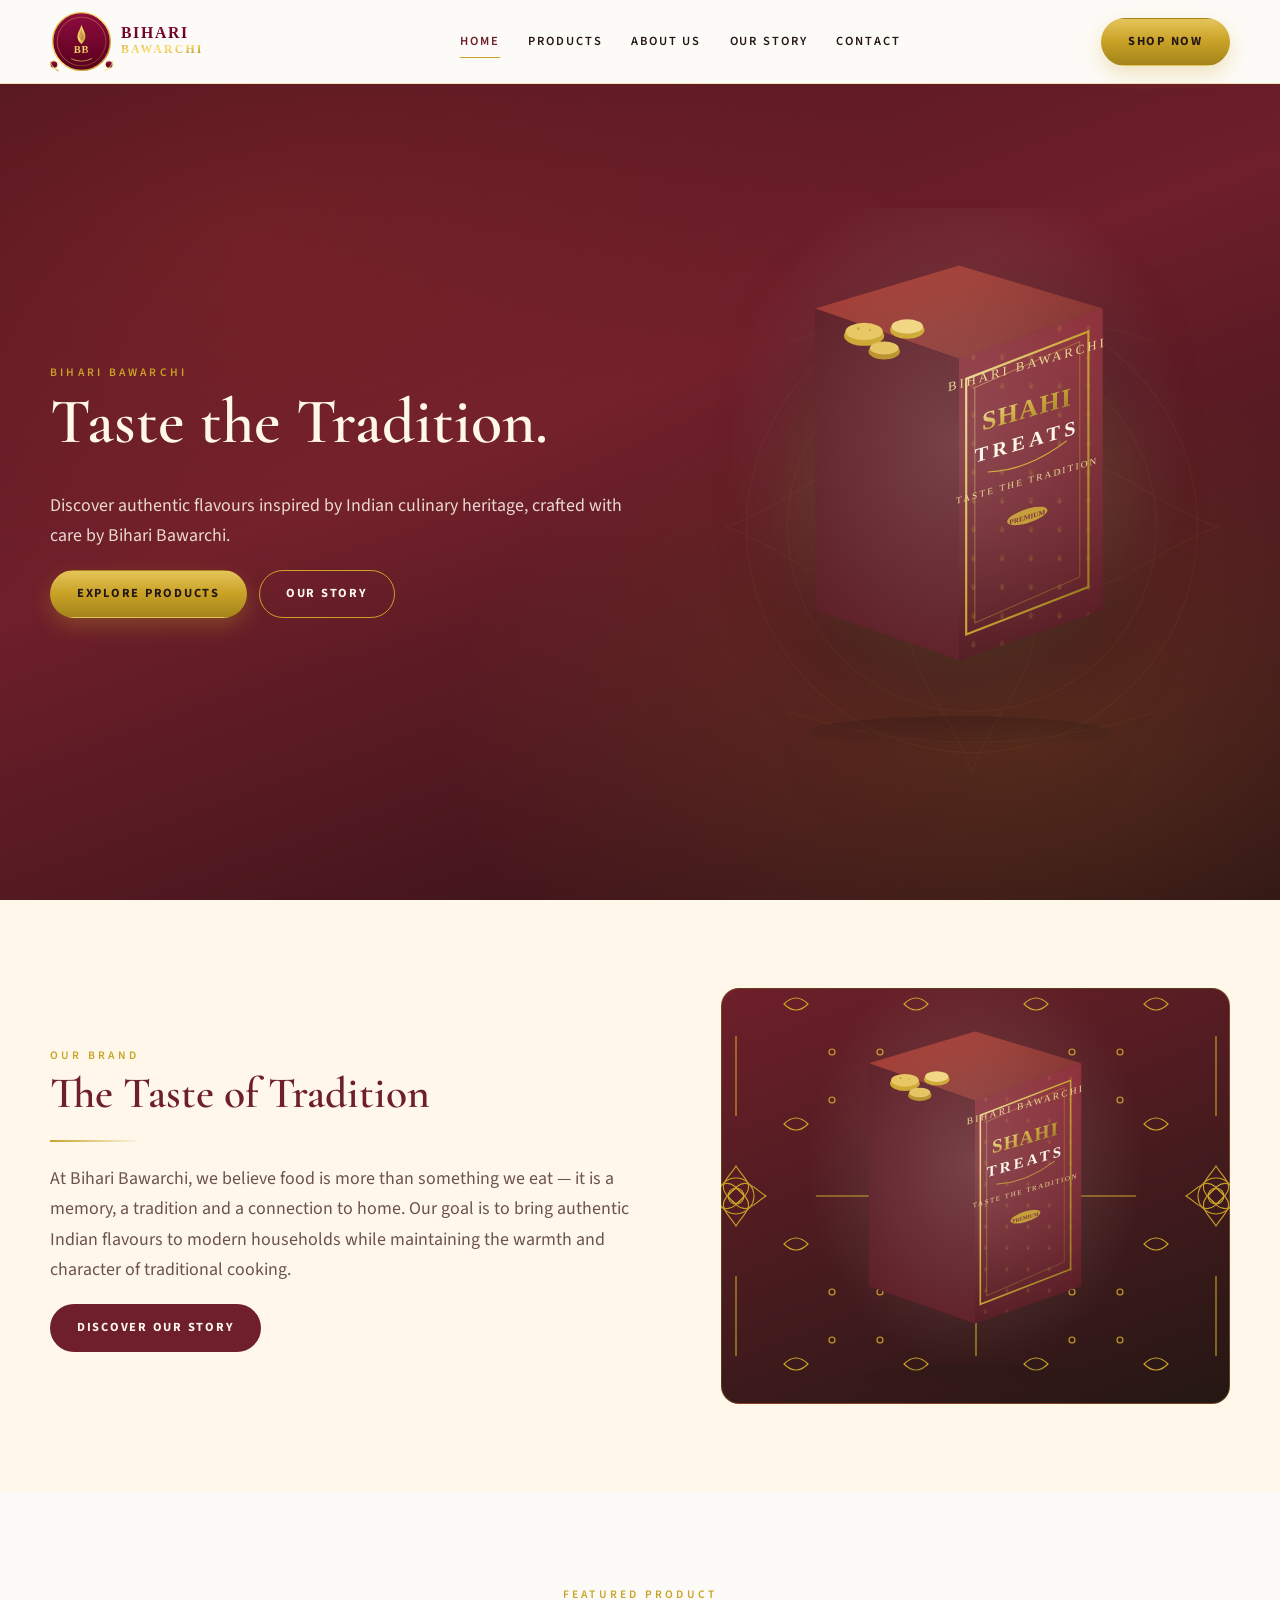
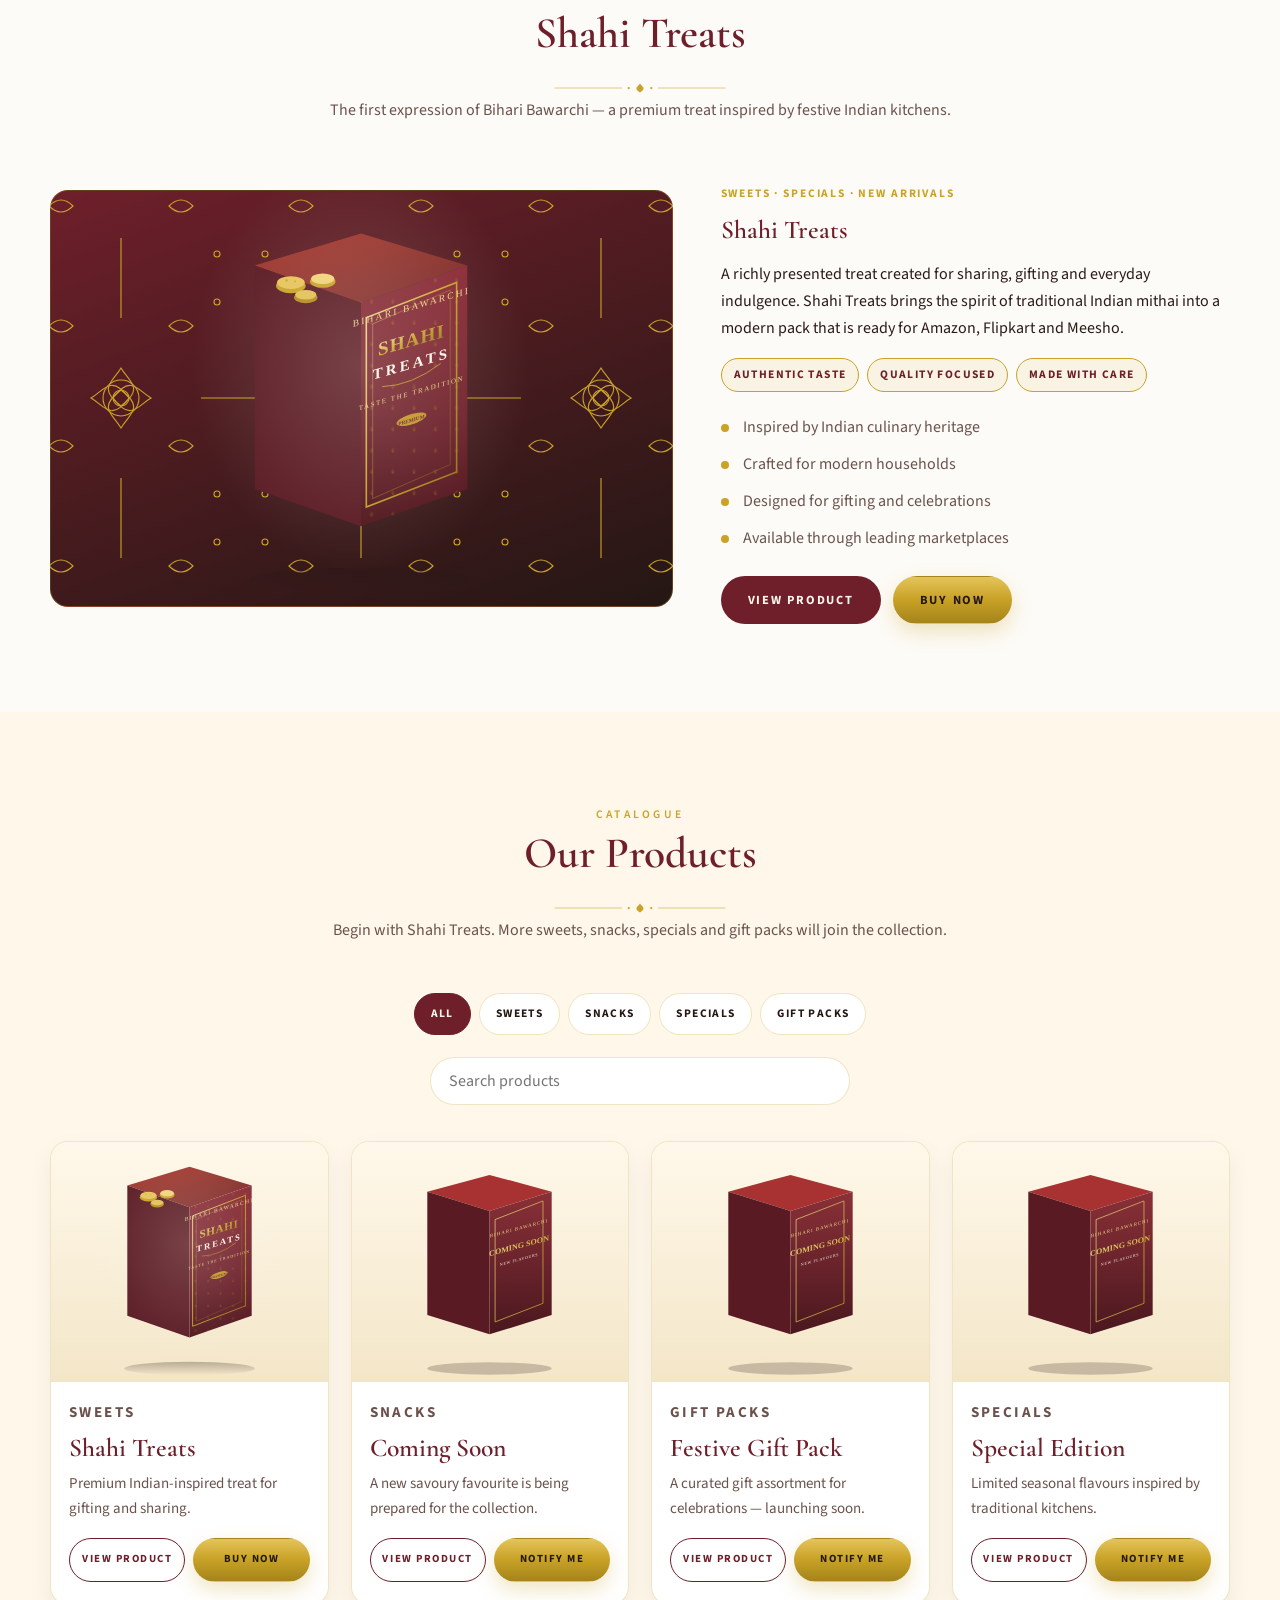
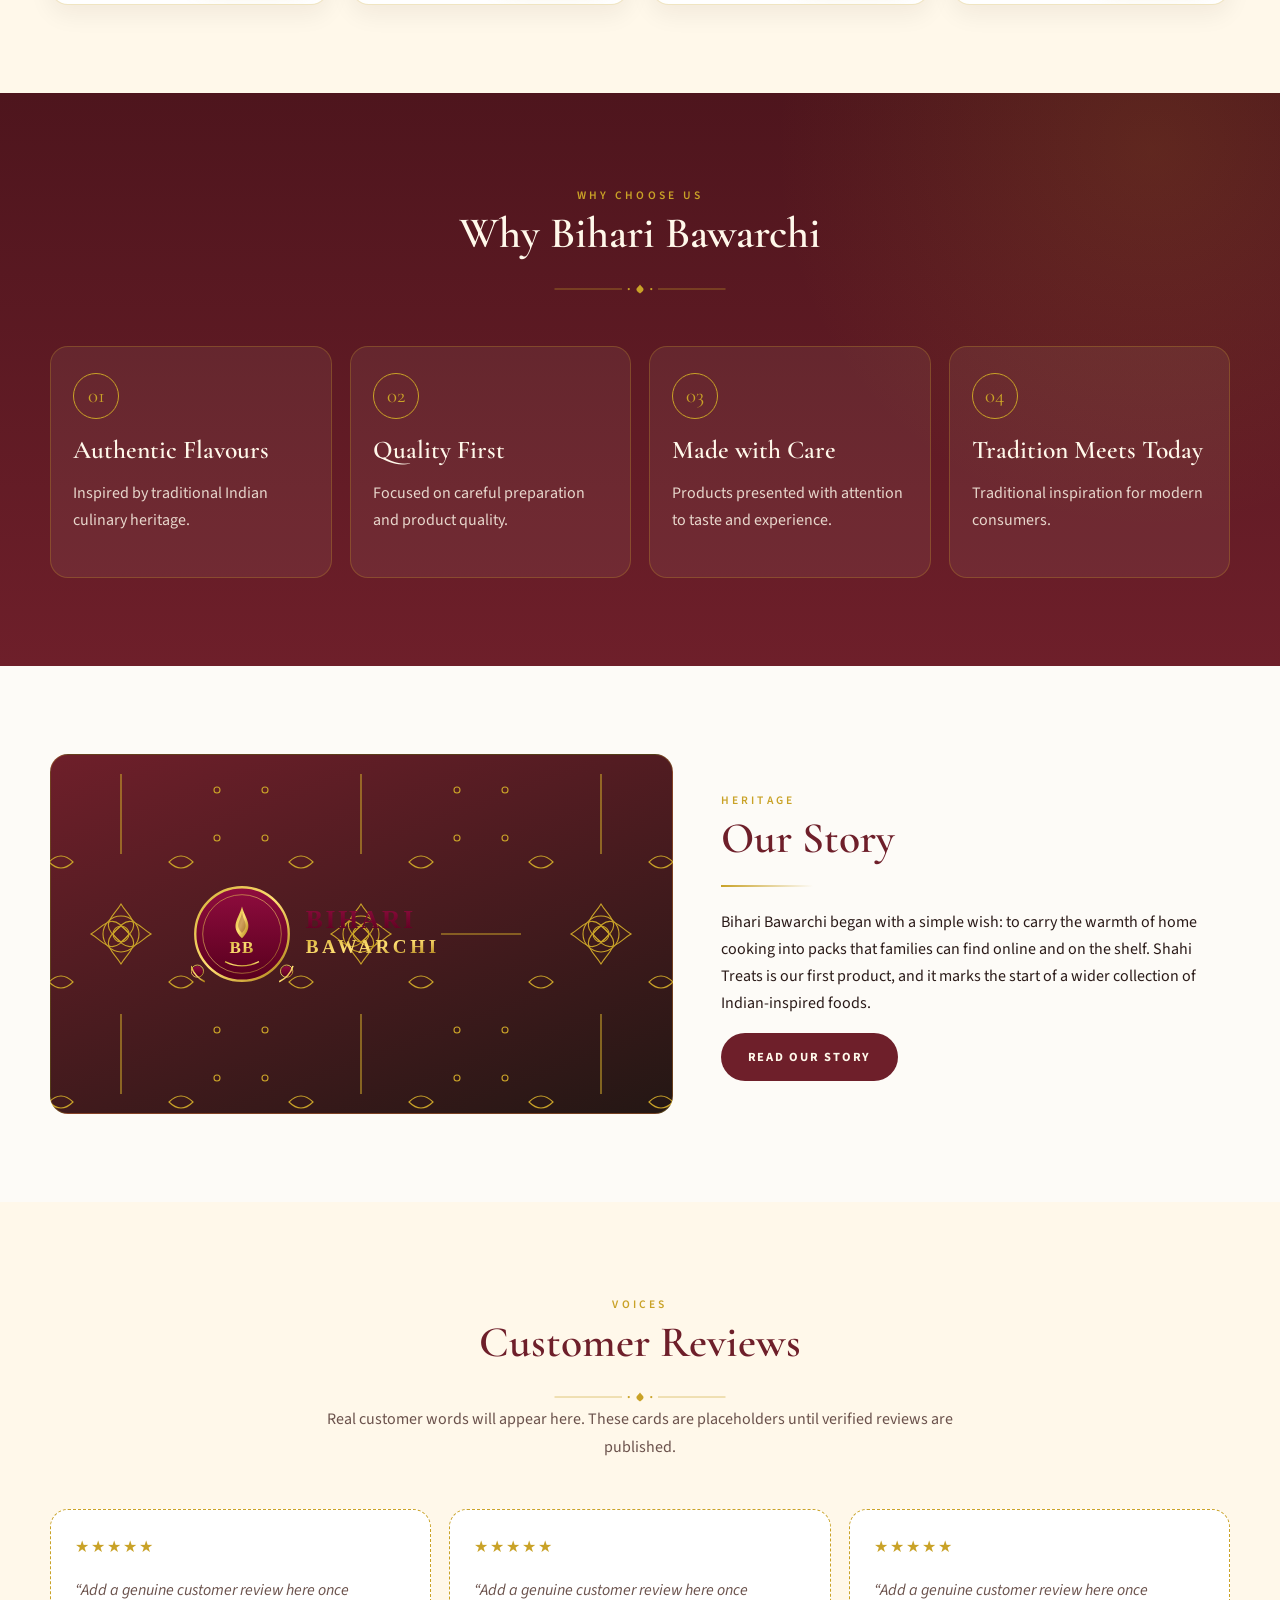
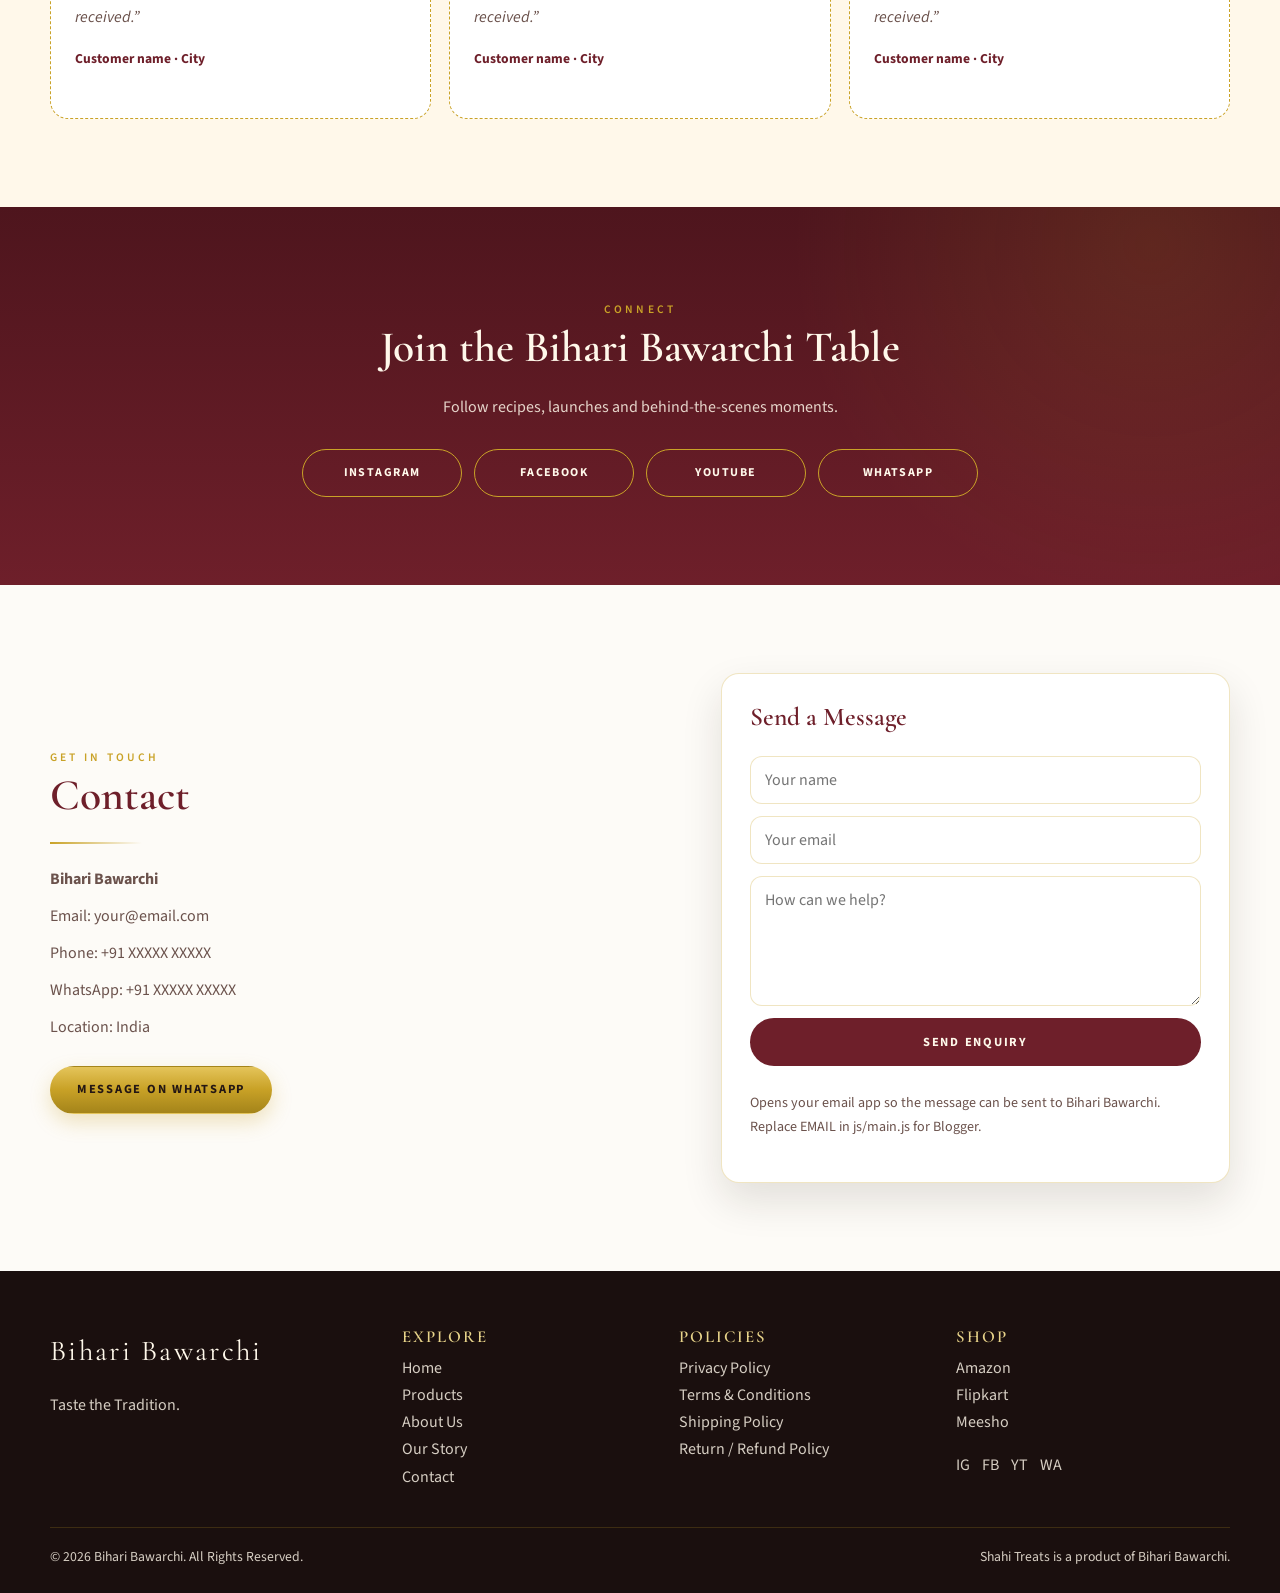
<file: index.html>
<!DOCTYPE html>
<html lang="en">
<head>
  <meta charset="UTF-8">
  <meta name="viewport" content="width=device-width, initial-scale=1">
  <title>Bihari Bawarchi | Authentic Indian Food & Traditional Flavours</title>
  <meta name="description" content="Discover Bihari Bawarchi, Shahi Treats and our growing range of traditional Indian-inspired food products.">
  <link rel="canonical" href="index.html">
  <meta name="theme-color" content="#6E1F2A">
  <link rel="icon" type="image/svg+xml" href="assets/favicon.svg">
  <meta property="og:type" content="website">
  <meta property="og:title" content="Bihari Bawarchi | Authentic Indian Food & Traditional Flavours">
  <meta property="og:description" content="Discover Bihari Bawarchi, Shahi Treats and our growing range of traditional Indian-inspired food products.">
  <meta property="og:image" content="assets/og-image.svg">
  <meta name="twitter:card" content="summary_large_image">
  <link rel="preconnect" href="https://fonts.googleapis.com">
  <link rel="preconnect" href="https://fonts.gstatic.com" crossorigin>
  <link href="https://fonts.googleapis.com/css2?family=Cormorant+Garamond:ital,wght@0,500;0,600;0,700;1,500&family=Source+Sans+3:wght@400;600;700&display=swap" rel="stylesheet">
  <link rel="stylesheet" href="css/styles.css">
  <script type="application/ld+json">
  {
    "@context": "https://schema.org",
    "@type": "Brand",
    "name": "Bihari Bawarchi",
    "slogan": "Taste the Tradition.",
    "description": "Authentic Indian-inspired food products, beginning with Shahi Treats.",
    "url": "index.html"
  }
  </script>
</head>
<body>
  <a class="skip-link" href="#main">Skip to content</a>

  <!-- BRAND SETTINGS
       BRAND_NAME = Bihari Bawarchi
       TAGLINE = Taste the Tradition.
       LOGO_URL = assets/logo.svg
       PRODUCT_IMAGE = assets/product-shahi.svg
       AMAZON_URL / FLIPKART_URL / MEESHO_URL
       WHATSAPP_NUMBER / EMAIL / INSTAGRAM_URL / FACEBOOK_URL / YOUTUBE_URL
  -->

  <!-- HEADER -->
  <header class="site-header">
    <div class="container header-inner">
      <a class="brand" href="index.html" aria-label="Bihari Bawarchi home">
        <img src="assets/logo.svg" alt="Bihari Bawarchi">
      </a>
      <button class="menu-toggle" aria-label="Open menu" aria-expanded="false">
        <span></span><span></span><span></span>
      </button>
      <nav class="nav" aria-label="Primary">
        <a href="index.html" data-page="index.html">Home</a>
        <a href="products.html" data-page="products.html">Products</a>
        <a href="about.html" data-page="about.html">About Us</a>
        <a href="story.html" data-page="story.html">Our Story</a>
        <a href="contact.html" data-page="contact.html">Contact</a>
        <a class="btn btn-gold" href="products.html">Shop Now</a>
      </nav>
      <a class="btn btn-gold" href="products.html">Shop Now</a>
    </div>
  </header>

  <main id="main">
    <!-- HERO -->
    <section class="hero" aria-label="Shahi Treats hero">
      <img class="hero-motif" src="assets/hero-motif.svg" alt="" aria-hidden="true">
      <div class="container hero-inner">
        <div class="reveal">
          <span class="eyebrow">Bihari Bawarchi</span>
          <h1>Taste the Tradition.</h1>
          <p class="lead">Discover authentic flavours inspired by Indian culinary heritage, crafted with care by Bihari Bawarchi.</p>
          <div class="btn-row">
            <a class="btn btn-gold" href="products.html">Explore Products</a>
            <a class="btn btn-outline" href="story.html">Our Story</a>
          </div>
        </div>
        <div class="hero-visual reveal reveal-delay-2">
          <div class="hero-glow" aria-hidden="true"></div>
          <img src="assets/product-shahi.svg" alt="Shahi Treats pack by Bihari Bawarchi">
        </div>
      </div>
    </section>

    <!-- ABOUT / BRAND INTRO -->
    <section class="section section-cream" id="brand-intro">
      <div class="container intro-grid">
        <div class="reveal">
          <span class="eyebrow">Our Brand</span>
          <h2>The Taste of Tradition</h2>
          <hr class="gold-rule">
          <p class="lead">At Bihari Bawarchi, we believe food is more than something we eat — it is a memory, a tradition and a connection to home. Our goal is to bring authentic Indian flavours to modern households while maintaining the warmth and character of traditional cooking.</p>
          <a class="btn btn-maroon" href="story.html">Discover Our Story</a>
        </div>
        <div class="motif-frame reveal reveal-delay-2">
          <img src="assets/product-shahi.svg" alt="Shahi Treats, the first product from Bihari Bawarchi">
        </div>
      </div>
    </section>

    <!-- PRODUCTS / FEATURED -->
    <section class="section section-white" id="shahi-treats">
      <div class="container">
        <div class="section-head">
          <span class="eyebrow">Featured Product</span>
          <h2>Shahi Treats</h2>
          <img class="ornament" src="assets/divider.svg" alt="">
          <p>The first expression of Bihari Bawarchi — a premium treat inspired by festive Indian kitchens.</p>
        </div>
        <div class="product-showcase">
          <div class="motif-frame">
            <img src="assets/product-shahi.svg" alt="Shahi Treats product pack">
          </div>
          <div>
            <p class="category-chip">Sweets · Specials · New Arrivals</p>
            <h3>Shahi Treats</h3>
            <p>A richly presented treat created for sharing, gifting and everyday indulgence. Shahi Treats brings the spirit of traditional Indian mithai into a modern pack that is ready for Amazon, Flipkart and Meesho.</p>
            <div class="badges">
              <span class="badge">Authentic Taste</span>
              <span class="badge">Quality Focused</span>
              <span class="badge">Made with Care</span>
            </div>
            <ul class="highlights">
              <li>Inspired by Indian culinary heritage</li>
              <li>Crafted for modern households</li>
              <li>Designed for gifting and celebrations</li>
              <li>Available through leading marketplaces</li>
            </ul>
            <div class="btn-row">
              <a class="btn btn-maroon" href="product-shahi-treats.html">View Product</a>
              <a class="btn btn-gold" href="product-shahi-treats.html#where-to-buy">Buy Now</a>
            </div>
          </div>
        </div>
      </div>
    </section>

    <section class="section section-cream" id="our-products">
      <div class="container">
        <div class="section-head">
          <span class="eyebrow">Catalogue</span>
          <h2>Our Products</h2>
          <img class="ornament" src="assets/divider.svg" alt="">
          <p>Begin with Shahi Treats. More sweets, snacks, specials and gift packs will join the collection.</p>
        </div>
        <div class="filters" role="tablist" aria-label="Product categories">
          <button class="filter-btn active" data-filter="all">All</button>
          <button class="filter-btn" data-filter="sweets">Sweets</button>
          <button class="filter-btn" data-filter="snacks">Snacks</button>
          <button class="filter-btn" data-filter="specials">Specials</button>
          <button class="filter-btn" data-filter="gift packs">Gift Packs</button>
        </div>
        <div class="search-wrap">
          <label class="visually-hidden" for="product-search" style="position:absolute;left:-999px">Search Products</label>
          <input id="product-search" type="search" placeholder="Search products" data-product-search>
        </div>
        <div class="product-grid">
          <article class="product-card" data-product-card data-name="Shahi Treats" data-labels="Shahi Treats, Sweets, Specials, Gift Packs, New Arrivals">
            <div class="card-media"><img src="assets/product-shahi.svg" alt="Shahi Treats"></div>
            <div class="card-body">
              <p class="category-chip">Sweets</p>
              <h3>Shahi Treats</h3>
              <p>Premium Indian-inspired treat for gifting and sharing.</p>
              <div class="card-actions">
                <a class="btn btn-ghost" href="product-shahi-treats.html">View Product</a>
                <a class="btn btn-gold" href="product-shahi-treats.html#where-to-buy">Buy Now</a>
              </div>
            </div>
          </article>
          <article class="product-card" data-product-card data-name="Coming Soon" data-labels="Snacks, New Arrivals">
            <div class="card-media"><img src="assets/product-coming.svg" alt="Upcoming Bihari Bawarchi snack"></div>
            <div class="card-body">
              <p class="category-chip">Snacks</p>
              <h3>Coming Soon</h3>
              <p>A new savoury favourite is being prepared for the collection.</p>
              <div class="card-actions">
                <a class="btn btn-ghost" href="products.html">View Product</a>
                <a class="btn btn-gold" href="contact.html">Notify Me</a>
              </div>
            </div>
          </article>
          <article class="product-card" data-product-card data-name="Festive Gift Pack" data-labels="Gift Packs, Specials, Sweets">
            <div class="card-media"><img src="assets/product-coming.svg" alt="Upcoming festive gift pack"></div>
            <div class="card-body">
              <p class="category-chip">Gift Packs</p>
              <h3>Festive Gift Pack</h3>
              <p>A curated gift assortment for celebrations — launching soon.</p>
              <div class="card-actions">
                <a class="btn btn-ghost" href="products.html">View Product</a>
                <a class="btn btn-gold" href="contact.html">Notify Me</a>
              </div>
            </div>
          </article>
          <article class="product-card" data-product-card data-name="Special Edition" data-labels="Specials">
            <div class="card-media"><img src="assets/product-coming.svg" alt="Upcoming special edition"></div>
            <div class="card-body">
              <p class="category-chip">Specials</p>
              <h3>Special Edition</h3>
              <p>Limited seasonal flavours inspired by traditional kitchens.</p>
              <div class="card-actions">
                <a class="btn btn-ghost" href="products.html">View Product</a>
                <a class="btn btn-gold" href="contact.html">Notify Me</a>
              </div>
            </div>
          </article>
          <p class="empty-state" data-empty-state>No products match your search. Try another keyword or category.</p>
        </div>
      </div>
    </section>

    <section class="section section-maroon" id="why">
      <div class="container">
        <div class="section-head">
          <span class="eyebrow">Why Choose Us</span>
          <h2>Why Bihari Bawarchi</h2>
          <img class="ornament" src="assets/divider.svg" alt="">
        </div>
        <div class="feature-grid">
          <article class="feature-card">
            <div class="feature-icon">01</div>
            <h3>Authentic Flavours</h3>
            <p>Inspired by traditional Indian culinary heritage.</p>
          </article>
          <article class="feature-card">
            <div class="feature-icon">02</div>
            <h3>Quality First</h3>
            <p>Focused on careful preparation and product quality.</p>
          </article>
          <article class="feature-card">
            <div class="feature-icon">03</div>
            <h3>Made with Care</h3>
            <p>Products presented with attention to taste and experience.</p>
          </article>
          <article class="feature-card">
            <div class="feature-icon">04</div>
            <h3>Tradition Meets Today</h3>
            <p>Traditional inspiration for modern consumers.</p>
          </article>
        </div>
      </div>
    </section>

    <section class="section section-white" id="our-story-preview">
      <div class="container story-split">
        <div class="motif-frame">
          <img src="assets/logo.svg" alt="Bihari Bawarchi emblem">
        </div>
        <div>
          <span class="eyebrow">Heritage</span>
          <h2>Our Story</h2>
          <hr class="gold-rule">
          <p>Bihari Bawarchi began with a simple wish: to carry the warmth of home cooking into packs that families can find online and on the shelf. Shahi Treats is our first product, and it marks the start of a wider collection of Indian-inspired foods.</p>
          <a class="btn btn-maroon" href="story.html">Read Our Story</a>
        </div>
      </div>
    </section>

    <section class="section section-cream" id="reviews">
      <div class="container">
        <div class="section-head">
          <span class="eyebrow">Voices</span>
          <h2>Customer Reviews</h2>
          <img class="ornament" src="assets/divider.svg" alt="">
          <p>Real customer words will appear here. These cards are placeholders until verified reviews are published.</p>
        </div>
        <div class="review-grid">
          <article class="review-card">
            <div class="stars">★★★★★</div>
            <p>“Add a genuine customer review here once received.”</p>
            <div class="who">Customer name · City</div>
          </article>
          <article class="review-card">
            <div class="stars">★★★★★</div>
            <p>“Add a genuine customer review here once received.”</p>
            <div class="who">Customer name · City</div>
          </article>
          <article class="review-card">
            <div class="stars">★★★★★</div>
            <p>“Add a genuine customer review here once received.”</p>
            <div class="who">Customer name · City</div>
          </article>
        </div>
      </div>
    </section>

    <!-- SOCIAL MEDIA -->
    <section class="section section-maroon" id="social">
      <div class="container" style="text-align:center">
        <span class="eyebrow">Connect</span>
        <h2>Join the Bihari Bawarchi Table</h2>
        <p>Follow recipes, launches and behind-the-scenes moments.</p>
        <div class="social-row" style="margin-top:28px">
          <a class="social-btn" data-instagram href="#" target="_blank" rel="noopener">Instagram</a>
          <a class="social-btn" data-facebook href="#" target="_blank" rel="noopener">Facebook</a>
          <a class="social-btn" data-youtube href="#" target="_blank" rel="noopener">YouTube</a>
          <a class="social-btn" data-whatsapp href="#">WhatsApp</a>
        </div>
      </div>
    </section>

    <!-- CONTACT -->
    <section class="section section-white" id="contact">
      <div class="container contact-grid">
        <div>
          <span class="eyebrow">Get in Touch</span>
          <h2>Contact</h2>
          <hr class="gold-rule">
          <div class="contact-list">
            <div><strong>Bihari Bawarchi</strong></div>
            <div>Email: <a data-email="text" href="mailto:your@email.com">your@email.com</a></div>
            <div>Phone: +91 XXXXX XXXXX</div>
            <div>WhatsApp: +91 XXXXX XXXXX</div>
            <div>Location: India</div>
          </div>
          <a class="btn btn-gold" data-whatsapp href="#">Message on WhatsApp</a>
        </div>
        <form class="panel form" data-contact-form>
          <h3>Send a Message</h3>
          <input name="name" type="text" required placeholder="Your name">
          <input name="email" type="email" required placeholder="Your email">
          <textarea name="message" required placeholder="How can we help?"></textarea>
          <button class="btn btn-maroon" type="submit">Send Enquiry</button>
          <p class="buy-note">Opens your email app so the message can be sent to Bihari Bawarchi. Replace EMAIL in js/main.js for Blogger.</p>
        </form>
      </div>
    </section>
  </main>

  <!-- FOOTER -->
  <footer class="site-footer">
    <div class="container footer-grid">
      <div>
        <div class="brand-mark">Bihari Bawarchi</div>
        <p>Taste the Tradition.</p>
      </div>
      <div>
        <h3>Explore</h3>
        <ul>
          <li><a href="index.html">Home</a></li>
          <li><a href="products.html">Products</a></li>
          <li><a href="about.html">About Us</a></li>
          <li><a href="story.html">Our Story</a></li>
          <li><a href="contact.html">Contact</a></li>
        </ul>
      </div>
      <div>
        <h3>Policies</h3>
        <ul>
          <li><a href="privacy.html">Privacy Policy</a></li>
          <li><a href="terms.html">Terms &amp; Conditions</a></li>
          <li><a href="shipping.html">Shipping Policy</a></li>
          <li><a href="refund.html">Return / Refund Policy</a></li>
        </ul>
      </div>
      <div>
        <h3>Shop</h3>
        <ul>
          <li><a data-amazon href="#" target="_blank" rel="noopener">Amazon</a></li>
          <li><a data-flipkart href="#" target="_blank" rel="noopener">Flipkart</a></li>
          <li><a data-meesho href="#" target="_blank" rel="noopener">Meesho</a></li>
        </ul>
        <div class="social-row" style="justify-content:flex-start;margin-top:16px">
          <a data-instagram href="#">IG</a>
          <a data-facebook href="#">FB</a>
          <a data-youtube href="#">YT</a>
          <a data-whatsapp href="#">WA</a>
        </div>
      </div>
    </div>
    <div class="container footer-bottom">
      <span>&copy; <span data-year>2026</span> Bihari Bawarchi. All Rights Reserved.</span>
      <span>Shahi Treats is a product of Bihari Bawarchi.</span>
    </div>
  </footer>
  <script src="js/main.js"></script>
</body>
</html>
</file>
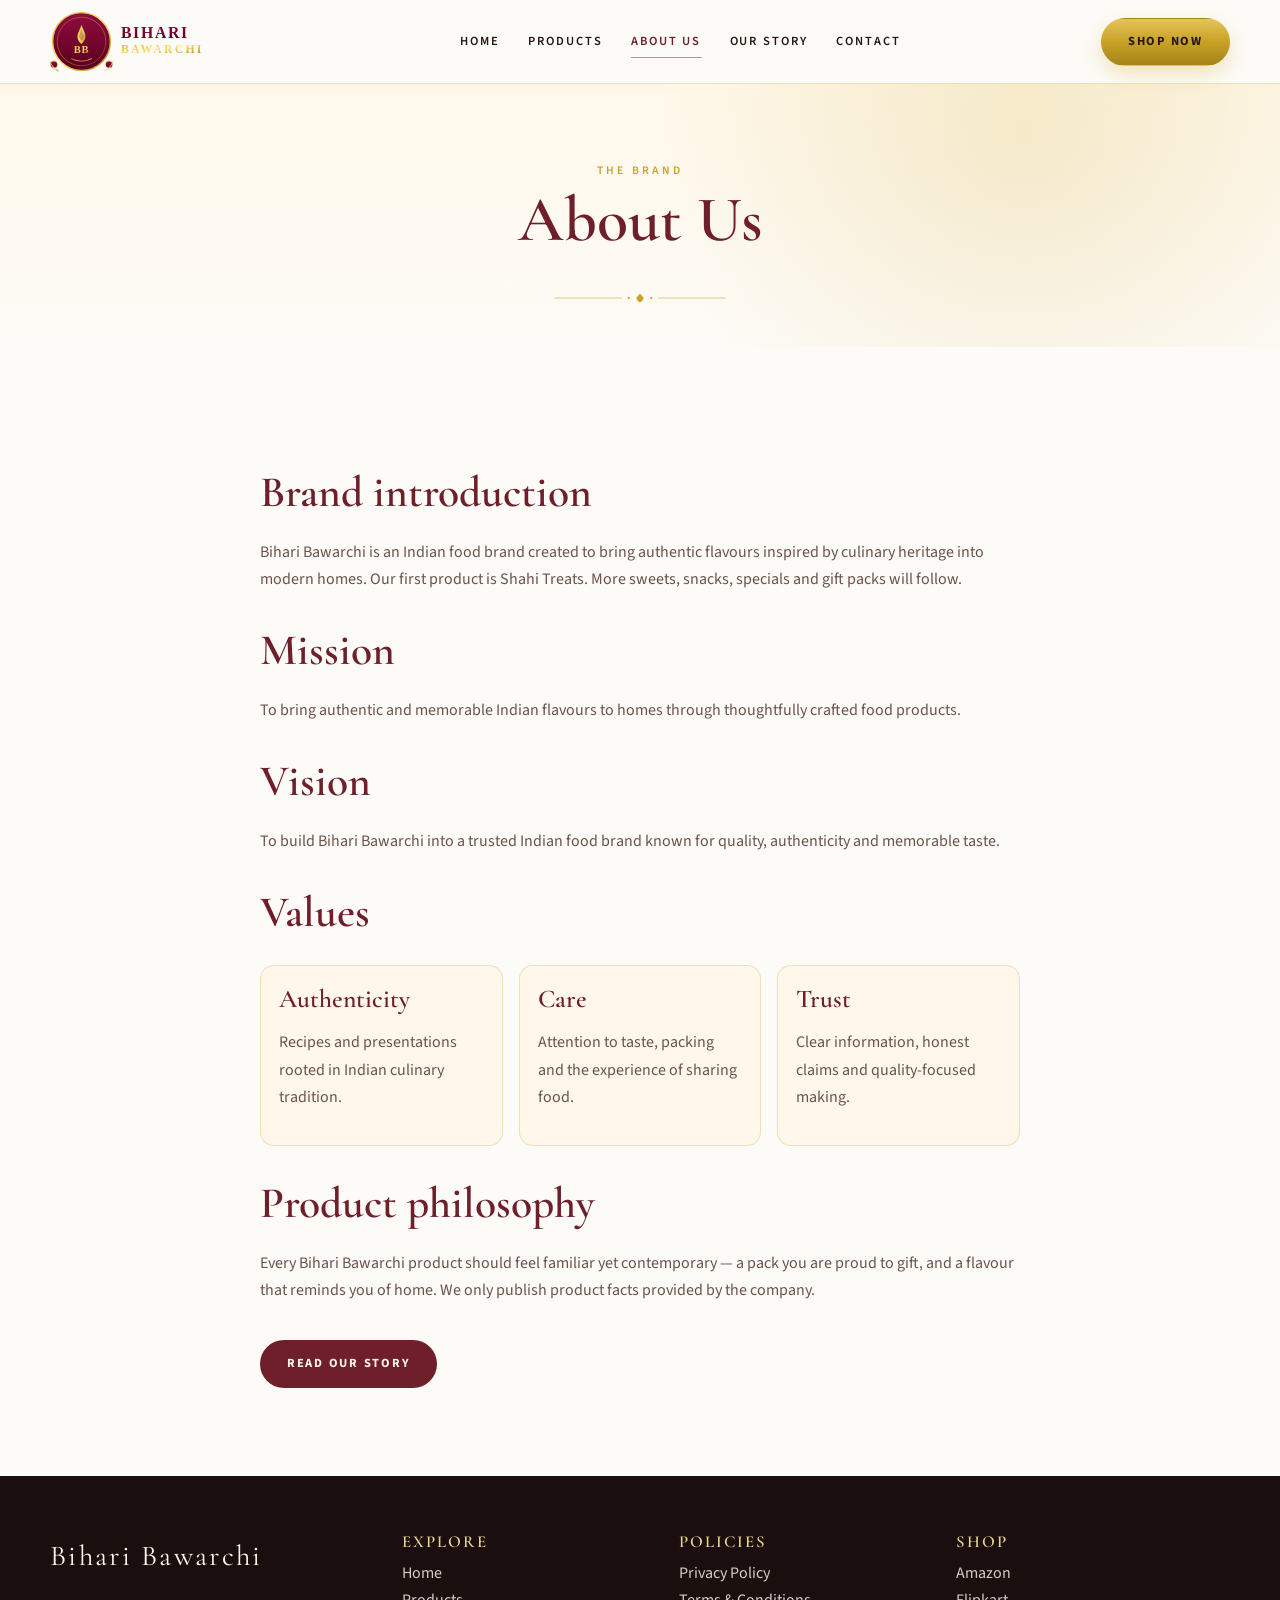
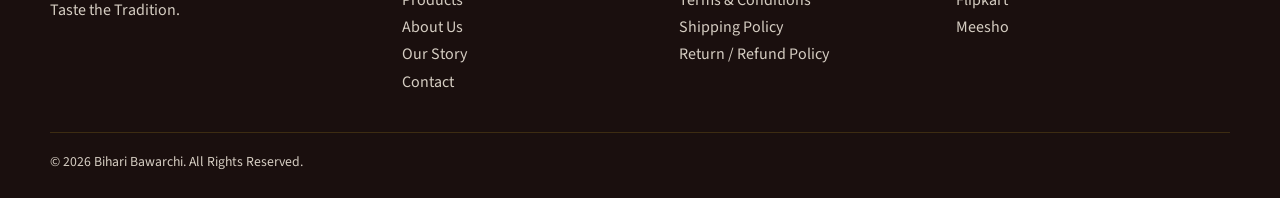
<file: about.html>
<!DOCTYPE html>
<html lang="en">
<head>
  <meta charset="UTF-8">
  <meta name="viewport" content="width=device-width, initial-scale=1">
  <title>About Us | Bihari Bawarchi</title>
  <meta name="description" content="Learn about Bihari Bawarchi — mission, vision, values and our product philosophy for authentic Indian-inspired foods.">
  <link rel="icon" type="image/svg+xml" href="assets/favicon.svg">
  <link rel="preconnect" href="https://fonts.googleapis.com">
  <link rel="preconnect" href="https://fonts.gstatic.com" crossorigin>
  <link href="https://fonts.googleapis.com/css2?family=Cormorant+Garamond:ital,wght@0,500;0,600;0,700;1,500&family=Source+Sans+3:wght@400;600;700&display=swap" rel="stylesheet">
  <link rel="stylesheet" href="css/styles.css">
</head>
<body>
  <header class="site-header">
    <div class="container header-inner">
      <a class="brand" href="index.html"><img src="assets/logo.svg" alt="Bihari Bawarchi"></a>
      <button class="menu-toggle" aria-label="Open menu" aria-expanded="false"><span></span><span></span><span></span></button>
      <nav class="nav">
        <a href="index.html" data-page="index.html">Home</a>
        <a href="products.html" data-page="products.html">Products</a>
        <a href="about.html" data-page="about.html">About Us</a>
        <a href="story.html" data-page="story.html">Our Story</a>
        <a href="contact.html" data-page="contact.html">Contact</a>
        <a class="btn btn-gold" href="products.html">Shop Now</a>
      </nav>
      <a class="btn btn-gold" href="products.html">Shop Now</a>
    </div>
  </header>

  <main id="main">
    <!-- ABOUT -->
    <section class="page-hero">
      <div class="container">
        <span class="eyebrow">The Brand</span>
        <h1>About Us</h1>
        <img class="ornament" src="assets/divider.svg" alt="">
      </div>
    </section>
    <section class="section section-white">
      <div class="container legal">
        <h2>Brand introduction</h2>
        <p>Bihari Bawarchi is an Indian food brand created to bring authentic flavours inspired by culinary heritage into modern homes. Our first product is Shahi Treats. More sweets, snacks, specials and gift packs will follow.</p>
        <h2>Mission</h2>
        <p>To bring authentic and memorable Indian flavours to homes through thoughtfully crafted food products.</p>
        <h2>Vision</h2>
        <p>To build Bihari Bawarchi into a trusted Indian food brand known for quality, authenticity and memorable taste.</p>
        <h2>Values</h2>
        <div class="values">
          <article class="value-card"><h3>Authenticity</h3><p>Recipes and presentations rooted in Indian culinary tradition.</p></article>
          <article class="value-card"><h3>Care</h3><p>Attention to taste, packing and the experience of sharing food.</p></article>
          <article class="value-card"><h3>Trust</h3><p>Clear information, honest claims and quality-focused making.</p></article>
        </div>
        <h2>Product philosophy</h2>
        <p>Every Bihari Bawarchi product should feel familiar yet contemporary — a pack you are proud to gift, and a flavour that reminds you of home. We only publish product facts provided by the company.</p>
        <a class="btn btn-maroon" href="story.html" style="margin-top:20px">Read Our Story</a>
      </div>
    </section>
  </main>

  <footer class="site-footer">
    <div class="container footer-grid">
      <div><div class="brand-mark">Bihari Bawarchi</div><p>Taste the Tradition.</p></div>
      <div><h3>Explore</h3><ul>
        <li><a href="index.html">Home</a></li>
        <li><a href="products.html">Products</a></li>
        <li><a href="about.html">About Us</a></li>
        <li><a href="story.html">Our Story</a></li>
        <li><a href="contact.html">Contact</a></li>
      </ul></div>
      <div><h3>Policies</h3><ul>
        <li><a href="privacy.html">Privacy Policy</a></li>
        <li><a href="terms.html">Terms &amp; Conditions</a></li>
        <li><a href="shipping.html">Shipping Policy</a></li>
        <li><a href="refund.html">Return / Refund Policy</a></li>
      </ul></div>
      <div><h3>Shop</h3><ul>
        <li><a data-amazon href="#">Amazon</a></li>
        <li><a data-flipkart href="#">Flipkart</a></li>
        <li><a data-meesho href="#">Meesho</a></li>
      </ul></div>
    </div>
    <div class="container footer-bottom"><span>&copy; <span data-year>2026</span> Bihari Bawarchi. All Rights Reserved.</span></div>
  </footer>
  <script src="js/main.js"></script>
</body>
</html>
</file>
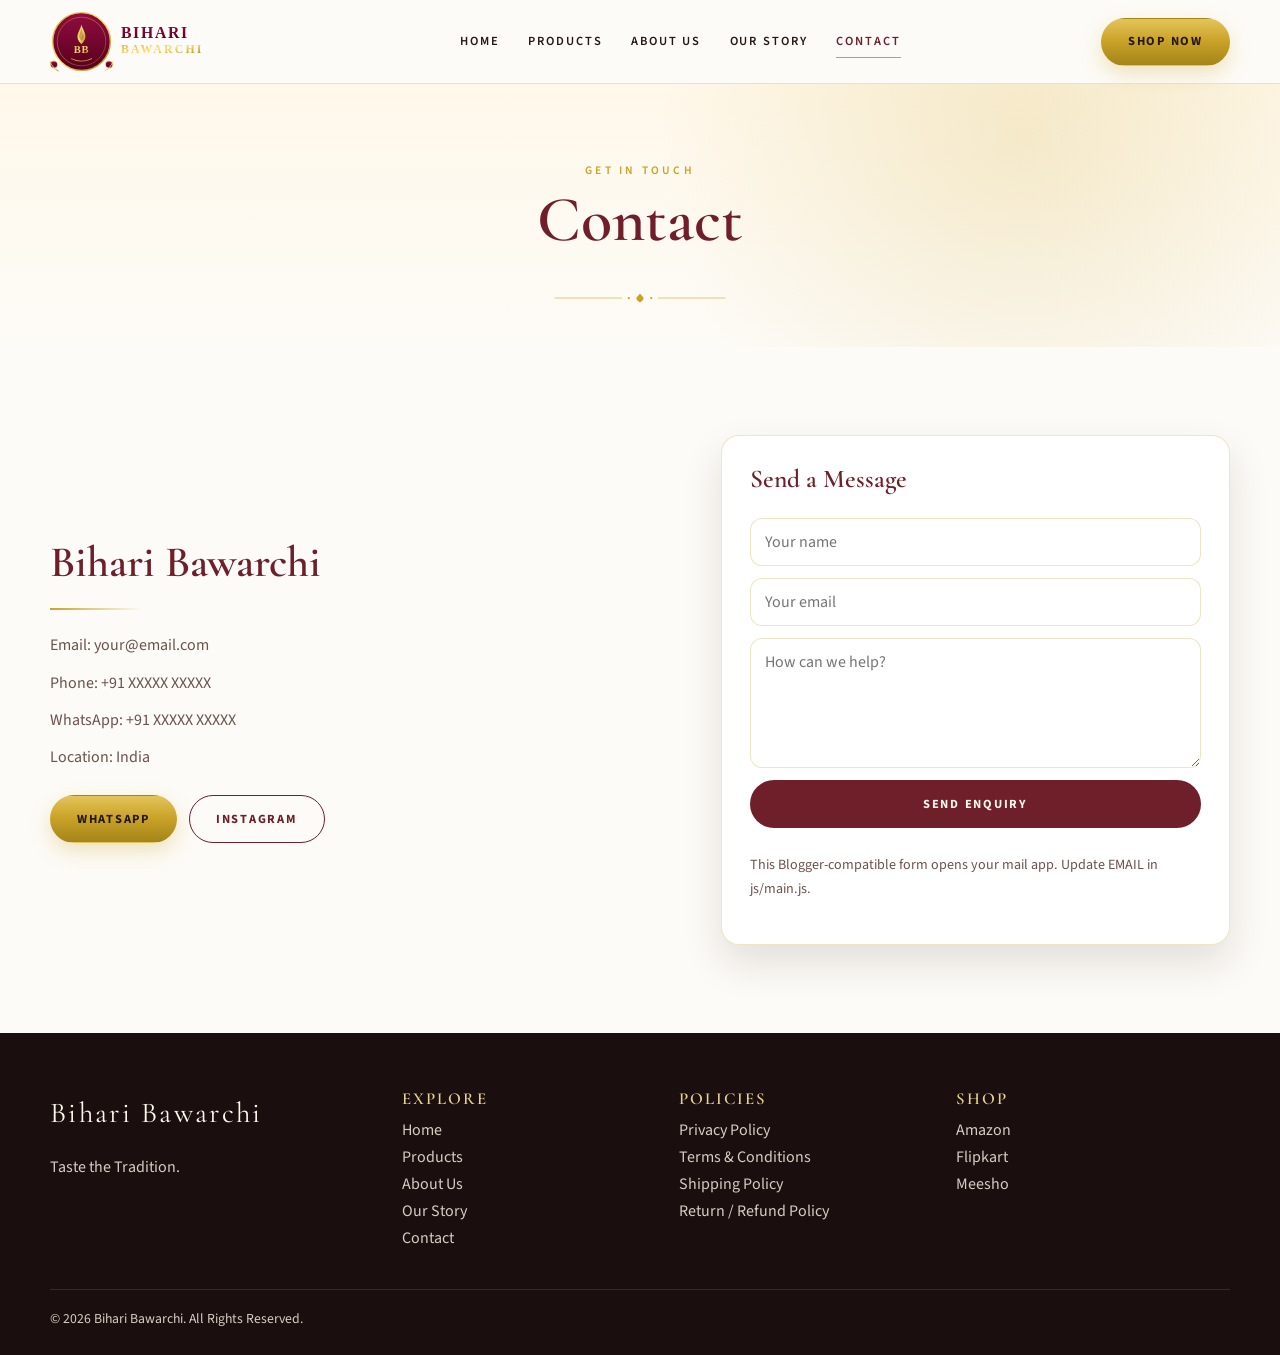
<file: contact.html>
<!DOCTYPE html>
<html lang="en">
<head>
  <meta charset="UTF-8">
  <meta name="viewport" content="width=device-width, initial-scale=1">
  <title>Contact | Bihari Bawarchi</title>
  <meta name="description" content="Contact Bihari Bawarchi for product enquiries, marketplace listings and brand collaborations.">
  <link rel="icon" type="image/svg+xml" href="assets/favicon.svg">
  <link rel="preconnect" href="https://fonts.googleapis.com">
  <link rel="preconnect" href="https://fonts.gstatic.com" crossorigin>
  <link href="https://fonts.googleapis.com/css2?family=Cormorant+Garamond:ital,wght@0,500;0,600;0,700;1,500&family=Source+Sans+3:wght@400;600;700&display=swap" rel="stylesheet">
  <link rel="stylesheet" href="css/styles.css">
</head>
<body>
  <header class="site-header">
    <div class="container header-inner">
      <a class="brand" href="index.html"><img src="assets/logo.svg" alt="Bihari Bawarchi"></a>
      <button class="menu-toggle" aria-label="Open menu" aria-expanded="false"><span></span><span></span><span></span></button>
      <nav class="nav">
        <a href="index.html" data-page="index.html">Home</a>
        <a href="products.html" data-page="products.html">Products</a>
        <a href="about.html" data-page="about.html">About Us</a>
        <a href="story.html" data-page="story.html">Our Story</a>
        <a href="contact.html" data-page="contact.html">Contact</a>
        <a class="btn btn-gold" href="products.html">Shop Now</a>
      </nav>
      <a class="btn btn-gold" href="products.html">Shop Now</a>
    </div>
  </header>

  <main id="main">
    <!-- CONTACT -->
    <section class="page-hero">
      <div class="container">
        <span class="eyebrow">Get in Touch</span>
        <h1>Contact</h1>
        <img class="ornament" src="assets/divider.svg" alt="">
      </div>
    </section>
    <section class="section section-white">
      <div class="container contact-grid">
        <div>
          <h2>Bihari Bawarchi</h2>
          <hr class="gold-rule">
          <div class="contact-list">
            <div>Email: <a data-email="text" href="mailto:your@email.com">your@email.com</a></div>
            <div>Phone: +91 XXXXX XXXXX</div>
            <div>WhatsApp: +91 XXXXX XXXXX</div>
            <div>Location: India</div>
          </div>
          <div class="btn-row">
            <a class="btn btn-gold" data-whatsapp href="#">WhatsApp</a>
            <a class="btn btn-ghost" data-instagram href="#">Instagram</a>
          </div>
        </div>
        <form class="panel form" data-contact-form>
          <h3>Send a Message</h3>
          <input name="name" type="text" required placeholder="Your name">
          <input name="email" type="email" required placeholder="Your email">
          <textarea name="message" required placeholder="How can we help?"></textarea>
          <button class="btn btn-maroon" type="submit">Send Enquiry</button>
          <p class="buy-note">This Blogger-compatible form opens your mail app. Update EMAIL in js/main.js.</p>
        </form>
      </div>
    </section>
  </main>

  <footer class="site-footer">
    <div class="container footer-grid">
      <div><div class="brand-mark">Bihari Bawarchi</div><p>Taste the Tradition.</p></div>
      <div><h3>Explore</h3><ul>
        <li><a href="index.html">Home</a></li>
        <li><a href="products.html">Products</a></li>
        <li><a href="about.html">About Us</a></li>
        <li><a href="story.html">Our Story</a></li>
        <li><a href="contact.html">Contact</a></li>
      </ul></div>
      <div><h3>Policies</h3><ul>
        <li><a href="privacy.html">Privacy Policy</a></li>
        <li><a href="terms.html">Terms &amp; Conditions</a></li>
        <li><a href="shipping.html">Shipping Policy</a></li>
        <li><a href="refund.html">Return / Refund Policy</a></li>
      </ul></div>
      <div><h3>Shop</h3><ul>
        <li><a data-amazon href="#">Amazon</a></li>
        <li><a data-flipkart href="#">Flipkart</a></li>
        <li><a data-meesho href="#">Meesho</a></li>
      </ul></div>
    </div>
    <div class="container footer-bottom"><span>&copy; <span data-year>2026</span> Bihari Bawarchi. All Rights Reserved.</span></div>
  </footer>
  <script src="js/main.js"></script>
</body>
</html>
</file>
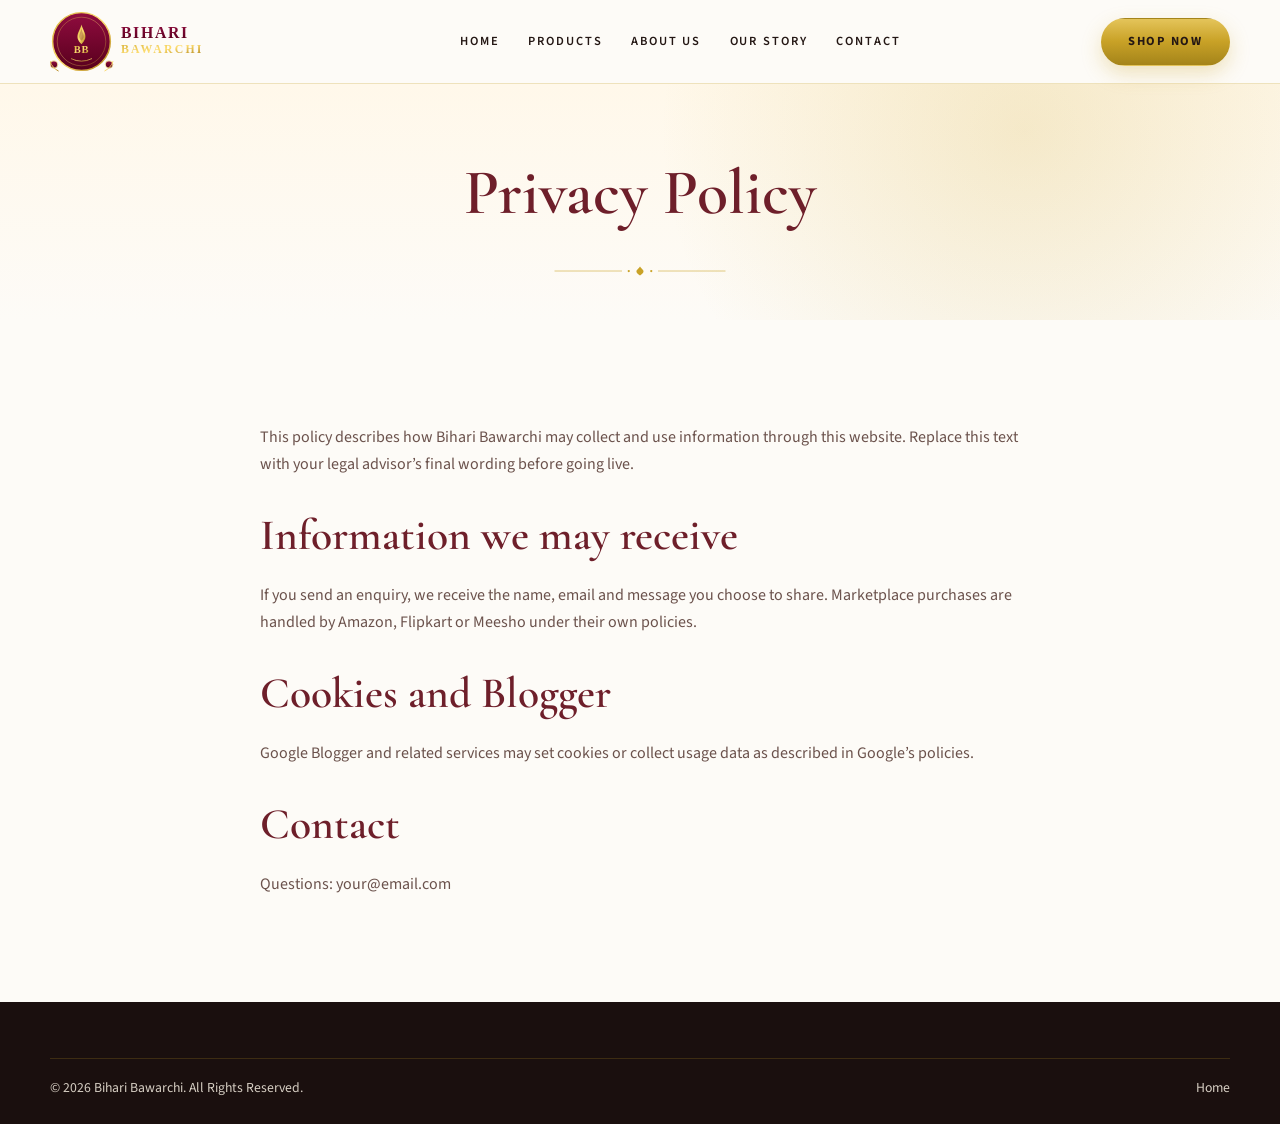
<file: privacy.html>
<!DOCTYPE html>
<html lang="en">
<head>
  <meta charset="UTF-8">
  <meta name="viewport" content="width=device-width, initial-scale=1">
  <title>Privacy Policy | Bihari Bawarchi</title>
  <meta name="description" content="Privacy Policy for the Bihari Bawarchi website.">
  <link rel="icon" type="image/svg+xml" href="assets/favicon.svg">
  <link rel="preconnect" href="https://fonts.googleapis.com">
  <link rel="preconnect" href="https://fonts.gstatic.com" crossorigin>
  <link href="https://fonts.googleapis.com/css2?family=Cormorant+Garamond:ital,wght@0,500;0,600;0,700;1,500&family=Source+Sans+3:wght@400;600;700&display=swap" rel="stylesheet">
  <link rel="stylesheet" href="css/styles.css">
</head>
<body>
  <header class="site-header">
    <div class="container header-inner">
      <a class="brand" href="index.html"><img src="assets/logo.svg" alt="Bihari Bawarchi"></a>
      <button class="menu-toggle" aria-label="Open menu" aria-expanded="false"><span></span><span></span><span></span></button>
      <nav class="nav">
        <a href="index.html">Home</a>
        <a href="products.html">Products</a>
        <a href="about.html">About Us</a>
        <a href="story.html">Our Story</a>
        <a href="contact.html">Contact</a>
        <a class="btn btn-gold" href="products.html">Shop Now</a>
      </nav>
      <a class="btn btn-gold" href="products.html">Shop Now</a>
    </div>
  </header>
  <main id="main">
    <section class="page-hero"><div class="container"><h1>Privacy Policy</h1><img class="ornament" src="assets/divider.svg" alt=""></div></section>
    <section class="section section-white"><div class="container legal">
      <p>This policy describes how Bihari Bawarchi may collect and use information through this website. Replace this text with your legal advisor’s final wording before going live.</p>
      <h2>Information we may receive</h2>
      <p>If you send an enquiry, we receive the name, email and message you choose to share. Marketplace purchases are handled by Amazon, Flipkart or Meesho under their own policies.</p>
      <h2>Cookies and Blogger</h2>
      <p>Google Blogger and related services may set cookies or collect usage data as described in Google’s policies.</p>
      <h2>Contact</h2>
      <p>Questions: <a data-email="text" href="mailto:your@email.com">your@email.com</a></p>
    </div></section>
  </main>
  <footer class="site-footer">
    <div class="container footer-bottom"><span>&copy; <span data-year>2026</span> Bihari Bawarchi. All Rights Reserved.</span><a href="index.html">Home</a></div>
  </footer>
  <script src="js/main.js"></script>
</body>
</html>
</file>
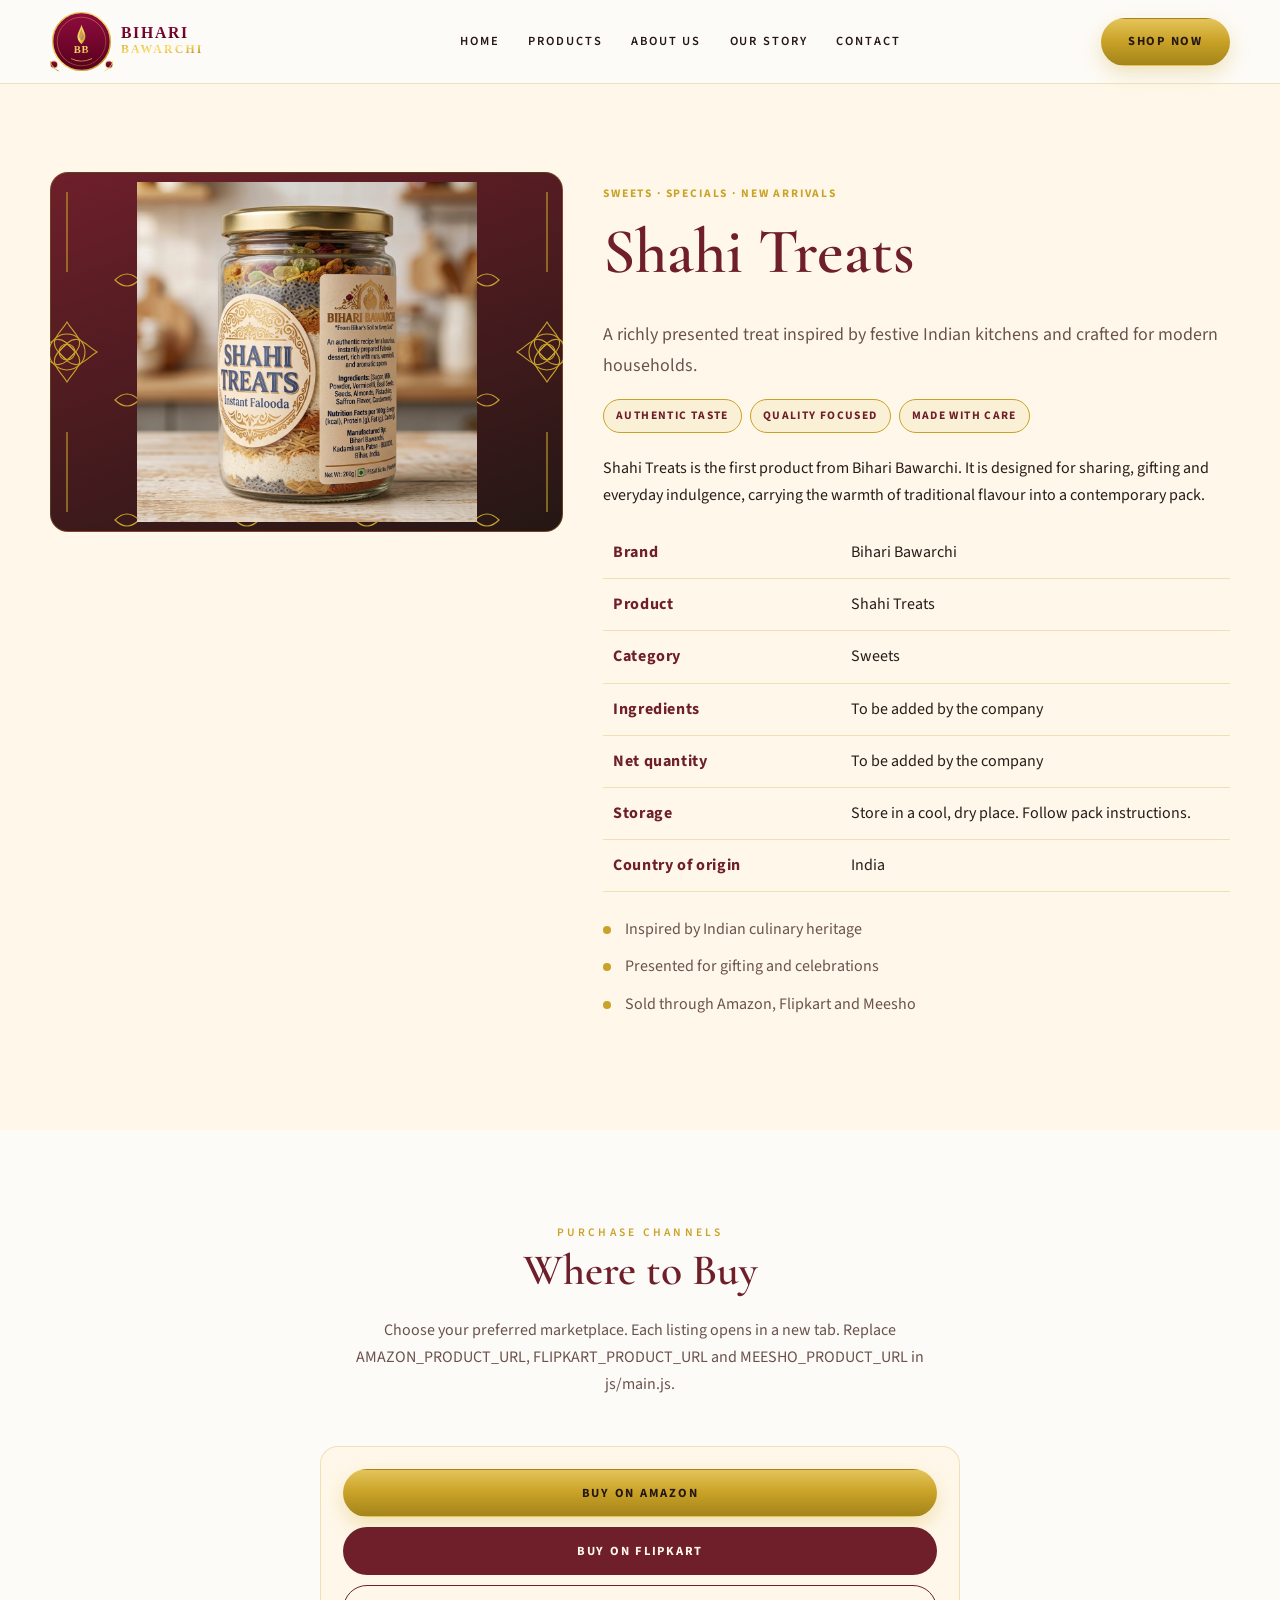
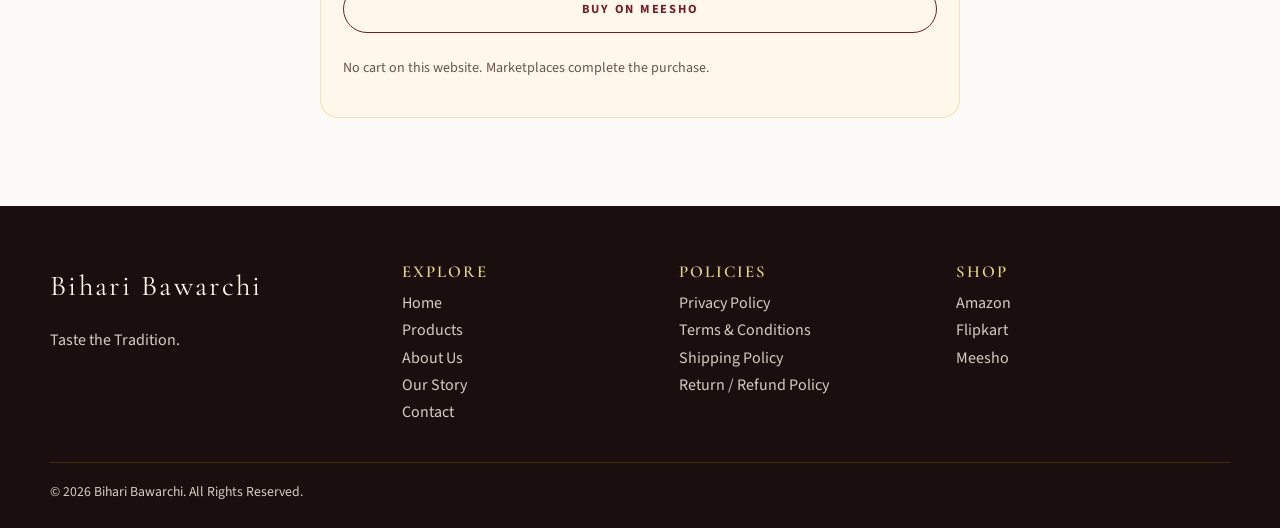
<file: product-shahi-treats.html>
<!DOCTYPE html>
<html lang="en">
<head>
  <meta charset="UTF-8">
  <meta name="viewport" content="width=device-width, initial-scale=1">
  <title>Shahi Treats | Bihari Bawarchi</title>
  <meta name="description" content="Shahi Treats by Bihari Bawarchi — authentic Indian-inspired flavours, available on Amazon, Flipkart and Meesho.">
  <link rel="icon" type="image/svg+xml" href="assets/favicon.svg">
  <meta property="og:title" content="Shahi Treats | Bihari Bawarchi">
  <meta property="og:description" content="The first product from Bihari Bawarchi. Taste the Tradition.">
  <meta property="og:image" content="assets/product-shahi.svg">
  <link rel="preconnect" href="https://fonts.googleapis.com">
  <link rel="preconnect" href="https://fonts.gstatic.com" crossorigin>
  <link href="https://fonts.googleapis.com/css2?family=Cormorant+Garamond:ital,wght@0,500;0,600;0,700;1,500&family=Source+Sans+3:wght@400;600;700&display=swap" rel="stylesheet">
  <link rel="stylesheet" href="css/styles.css">
  <script type="application/ld+json">
  {
    "@context": "https://schema.org",
    "@type": "Product",
    "name": "Shahi Treats",
    "brand": { "@type": "Brand", "name": "Bihari Bawarchi" },
    "description": "Premium Indian-inspired treat from Bihari Bawarchi.",
    "image": "assets/product-shahi.svg",
    "category": "Sweets"
  }
  </script>
</head>
<body>
  <a class="skip-link" href="#main">Skip to content</a>
  <header class="site-header">
    <div class="container header-inner">
      <a class="brand" href="index.html"><img src="assets/logo.svg" alt="Bihari Bawarchi"></a>
      <button class="menu-toggle" aria-label="Open menu" aria-expanded="false"><span></span><span></span><span></span></button>
      <nav class="nav">
        <a href="index.html" data-page="index.html">Home</a>
        <a href="products.html" data-page="products.html">Products</a>
        <a href="about.html" data-page="about.html">About Us</a>
        <a href="story.html" data-page="story.html">Our Story</a>
        <a href="contact.html" data-page="contact.html">Contact</a>
        <a class="btn btn-gold" href="#where-to-buy">Shop Now</a>
      </nav>
      <a class="btn btn-gold" href="#where-to-buy">Shop Now</a>
    </div>
  </header>

  <main id="main">
    <section class="section section-cream">
      <div class="container detail-grid">
        <div class="motif-frame">
          <img src="assets/shahi_1.jpg" alt="Shahi Treats product pack">
        </div>
        <div>
          <p class="category-chip">Sweets · Specials · New Arrivals</p>
          <h1>Shahi Treats</h1>
          <p class="lead">A richly presented treat inspired by festive Indian kitchens and crafted for modern households.</p>
          <div class="badges">
            <span class="badge">Authentic Taste</span>
            <span class="badge">Quality Focused</span>
            <span class="badge">Made with Care</span>
          </div>
          <p>Shahi Treats is the first product from Bihari Bawarchi. It is designed for sharing, gifting and everyday indulgence, carrying the warmth of traditional flavour into a contemporary pack.</p>
          <table class="spec-table">
            <tr><th>Brand</th><td>Bihari Bawarchi</td></tr>
            <tr><th>Product</th><td>Shahi Treats</td></tr>
            <tr><th>Category</th><td>Sweets</td></tr>
            <tr><th>Ingredients</th><td>To be added by the company</td></tr>
            <tr><th>Net quantity</th><td>To be added by the company</td></tr>
            <tr><th>Storage</th><td>Store in a cool, dry place. Follow pack instructions.</td></tr>
            <tr><th>Country of origin</th><td>India</td></tr>
          </table>
          <ul class="highlights">
            <li>Inspired by Indian culinary heritage</li>
            <li>Presented for gifting and celebrations</li>
            <li>Sold through Amazon, Flipkart and Meesho</li>
          </ul>
        </div>
      </div>
    </section>

    <!-- PRODUCT LINKS -->
    <section class="section section-white" id="where-to-buy">
      <div class="container" style="max-width:640px">
        <div class="section-head">
          <span class="eyebrow">Purchase Channels</span>
          <h2>Where to Buy</h2>
          <p>Choose your preferred marketplace. Each listing opens in a new tab. Replace AMAZON_PRODUCT_URL, FLIPKART_PRODUCT_URL and MEESHO_PRODUCT_URL in js/main.js.</p>
        </div>
        <div class="buy-box">
          <a class="btn btn-gold" data-amazon href="#" target="_blank" rel="noopener">Buy on Amazon</a>
          <a class="btn btn-maroon" data-flipkart href="#" target="_blank" rel="noopener">Buy on Flipkart</a>
          <a class="btn btn-ghost" data-meesho href="#" target="_blank" rel="noopener">Buy on Meesho</a>
          <p class="buy-note">No cart on this website. Marketplaces complete the purchase.</p>
        </div>
      </div>
    </section>
  </main>

  <footer class="site-footer">
    <div class="container footer-grid">
      <div><div class="brand-mark">Bihari Bawarchi</div><p>Taste the Tradition.</p></div>
      <div><h3>Explore</h3><ul>
        <li><a href="index.html">Home</a></li>
        <li><a href="products.html">Products</a></li>
        <li><a href="about.html">About Us</a></li>
        <li><a href="story.html">Our Story</a></li>
        <li><a href="contact.html">Contact</a></li>
      </ul></div>
      <div><h3>Policies</h3><ul>
        <li><a href="privacy.html">Privacy Policy</a></li>
        <li><a href="terms.html">Terms &amp; Conditions</a></li>
        <li><a href="shipping.html">Shipping Policy</a></li>
        <li><a href="refund.html">Return / Refund Policy</a></li>
      </ul></div>
      <div><h3>Shop</h3><ul>
        <li><a data-amazon href="#">Amazon</a></li>
        <li><a data-flipkart href="#">Flipkart</a></li>
        <li><a data-meesho href="#">Meesho</a></li>
      </ul></div>
    </div>
    <div class="container footer-bottom"><span>&copy; <span data-year>2026</span> Bihari Bawarchi. All Rights Reserved.</span></div>
  </footer>
  <script src="js/main.js"></script>
</body>
</html>
</file>
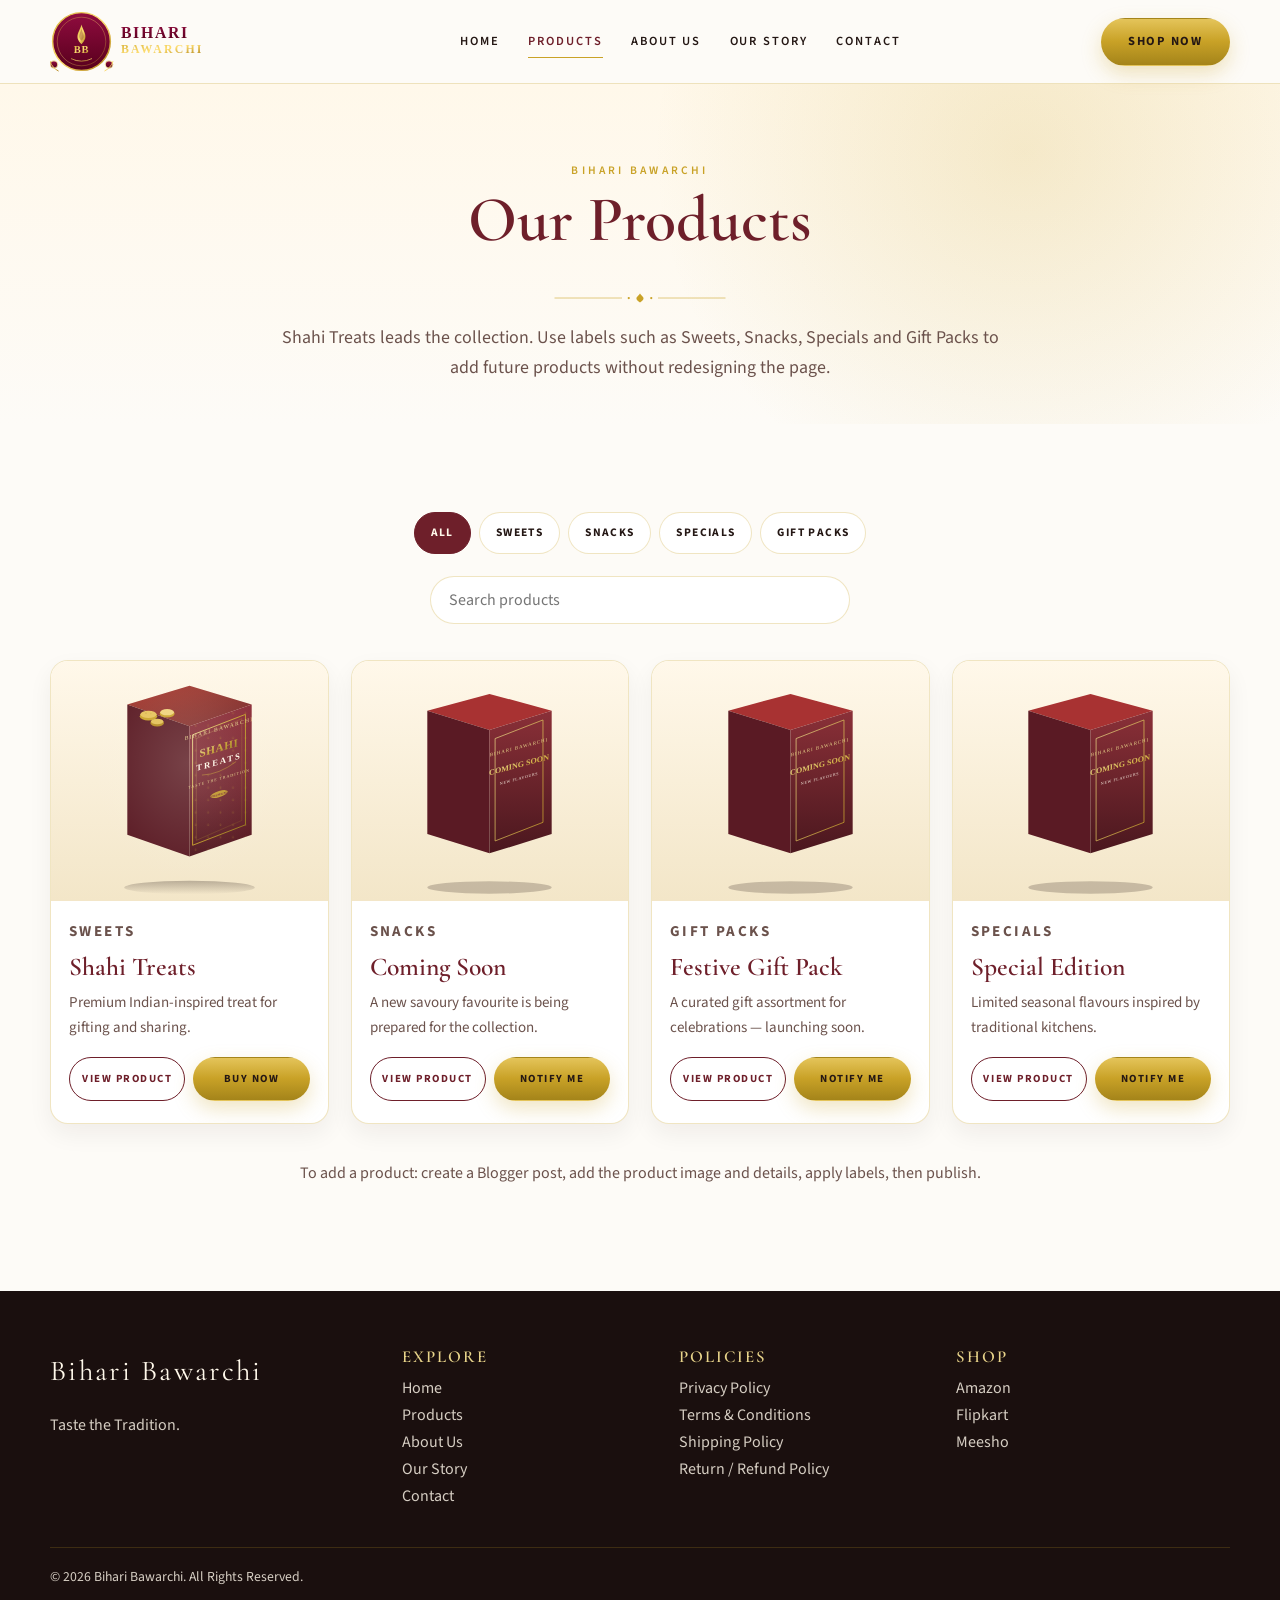
<file: products.html>
<!DOCTYPE html>
<html lang="en">
<head>
  <meta charset="UTF-8">
  <meta name="viewport" content="width=device-width, initial-scale=1">
  <title>Our Products | Bihari Bawarchi</title>
  <meta name="description" content="Explore Shahi Treats and the growing Bihari Bawarchi range of Indian-inspired sweets, snacks, specials and gift packs.">
  <link rel="icon" type="image/svg+xml" href="assets/favicon.svg">
  <meta property="og:title" content="Our Products | Bihari Bawarchi">
  <meta property="og:description" content="Explore Shahi Treats and the growing Bihari Bawarchi range.">
  <meta property="og:image" content="assets/og-image.svg">
  <link rel="preconnect" href="https://fonts.googleapis.com">
  <link rel="preconnect" href="https://fonts.gstatic.com" crossorigin>
  <link href="https://fonts.googleapis.com/css2?family=Cormorant+Garamond:ital,wght@0,500;0,600;0,700;1,500&family=Source+Sans+3:wght@400;600;700&display=swap" rel="stylesheet">
  <link rel="stylesheet" href="css/styles.css">
</head>
<body>
  <a class="skip-link" href="#main">Skip to content</a>
  <header class="site-header">
    <div class="container header-inner">
      <a class="brand" href="index.html" aria-label="Bihari Bawarchi home"><img src="assets/logo.svg" alt="Bihari Bawarchi"></a>
      <button class="menu-toggle" aria-label="Open menu" aria-expanded="false"><span></span><span></span><span></span></button>
      <nav class="nav" aria-label="Primary">
        <a href="index.html" data-page="index.html">Home</a>
        <a href="products.html" data-page="products.html">Products</a>
        <a href="about.html" data-page="about.html">About Us</a>
        <a href="story.html" data-page="story.html">Our Story</a>
        <a href="contact.html" data-page="contact.html">Contact</a>
        <a class="btn btn-gold" href="products.html">Shop Now</a>
      </nav>
      <a class="btn btn-gold" href="products.html">Shop Now</a>
    </div>
  </header>

  <main id="main">
    <section class="page-hero">
      <div class="container">
        <span class="eyebrow">Bihari Bawarchi</span>
        <h1>Our Products</h1>
        <img class="ornament" src="assets/divider.svg" alt="">
        <p class="lead" style="margin:16px auto 0">Shahi Treats leads the collection. Use labels such as Sweets, Snacks, Specials and Gift Packs to add future products without redesigning the page.</p>
      </div>
    </section>

    <section class="section section-white">
      <div class="container">
        <div class="filters" aria-label="Product categories">
          <button class="filter-btn active" data-filter="all">All</button>
          <button class="filter-btn" data-filter="sweets">Sweets</button>
          <button class="filter-btn" data-filter="snacks">Snacks</button>
          <button class="filter-btn" data-filter="specials">Specials</button>
          <button class="filter-btn" data-filter="gift packs">Gift Packs</button>
        </div>
        <div class="search-wrap">
          <label for="product-search" style="position:absolute;left:-999px">Search Products</label>
          <input id="product-search" type="search" placeholder="Search products" data-product-search>
        </div>
        <div class="product-grid">
          <article class="product-card" data-product-card data-name="Shahi Treats" data-labels="Shahi Treats, Sweets, Specials, Gift Packs, New Arrivals">
            <div class="card-media"><img src="assets/product-shahi.svg" alt="Shahi Treats by Bihari Bawarchi"></div>
            <div class="card-body">
              <p class="category-chip">Sweets</p>
              <h3>Shahi Treats</h3>
              <p>Premium Indian-inspired treat for gifting and sharing.</p>
              <div class="card-actions">
                <a class="btn btn-ghost" href="product-shahi-treats.html">View Product</a>
                <a class="btn btn-gold" href="product-shahi-treats.html#where-to-buy">Buy Now</a>
              </div>
            </div>
          </article>
          <article class="product-card" data-product-card data-name="Coming Soon Snack" data-labels="Snacks, New Arrivals">
            <div class="card-media"><img src="assets/product-coming.svg" alt="Upcoming snack from Bihari Bawarchi"></div>
            <div class="card-body">
              <p class="category-chip">Snacks</p>
              <h3>Coming Soon</h3>
              <p>A new savoury favourite is being prepared for the collection.</p>
              <div class="card-actions">
                <a class="btn btn-ghost" href="contact.html">View Product</a>
                <a class="btn btn-gold" href="contact.html">Notify Me</a>
              </div>
            </div>
          </article>
          <article class="product-card" data-product-card data-name="Festive Gift Pack" data-labels="Gift Packs, Specials, Sweets">
            <div class="card-media"><img src="assets/product-coming.svg" alt="Upcoming festive gift pack"></div>
            <div class="card-body">
              <p class="category-chip">Gift Packs</p>
              <h3>Festive Gift Pack</h3>
              <p>A curated gift assortment for celebrations — launching soon.</p>
              <div class="card-actions">
                <a class="btn btn-ghost" href="contact.html">View Product</a>
                <a class="btn btn-gold" href="contact.html">Notify Me</a>
              </div>
            </div>
          </article>
          <article class="product-card" data-product-card data-name="Special Edition" data-labels="Specials">
            <div class="card-media"><img src="assets/product-coming.svg" alt="Upcoming special edition"></div>
            <div class="card-body">
              <p class="category-chip">Specials</p>
              <h3>Special Edition</h3>
              <p>Limited seasonal flavours inspired by traditional kitchens.</p>
              <div class="card-actions">
                <a class="btn btn-ghost" href="contact.html">View Product</a>
                <a class="btn btn-gold" href="contact.html">Notify Me</a>
              </div>
            </div>
          </article>
          <p class="empty-state" data-empty-state>No products match your search. Try another keyword or category.</p>
        </div>
        <p style="text-align:center;margin-top:36px;color:var(--muted)">To add a product: create a Blogger post, add the product image and details, apply labels, then publish.</p>
      </div>
    </section>
  </main>

  <footer class="site-footer">
    <div class="container footer-grid">
      <div><div class="brand-mark">Bihari Bawarchi</div><p>Taste the Tradition.</p></div>
      <div><h3>Explore</h3><ul>
        <li><a href="index.html">Home</a></li>
        <li><a href="products.html">Products</a></li>
        <li><a href="about.html">About Us</a></li>
        <li><a href="story.html">Our Story</a></li>
        <li><a href="contact.html">Contact</a></li>
      </ul></div>
      <div><h3>Policies</h3><ul>
        <li><a href="privacy.html">Privacy Policy</a></li>
        <li><a href="terms.html">Terms &amp; Conditions</a></li>
        <li><a href="shipping.html">Shipping Policy</a></li>
        <li><a href="refund.html">Return / Refund Policy</a></li>
      </ul></div>
      <div><h3>Shop</h3><ul>
        <li><a data-amazon href="#">Amazon</a></li>
        <li><a data-flipkart href="#">Flipkart</a></li>
        <li><a data-meesho href="#">Meesho</a></li>
      </ul></div>
    </div>
    <div class="container footer-bottom">
      <span>&copy; <span data-year>2026</span> Bihari Bawarchi. All Rights Reserved.</span>
    </div>
  </footer>
  <script src="js/main.js"></script>
</body>
</html>
</file>
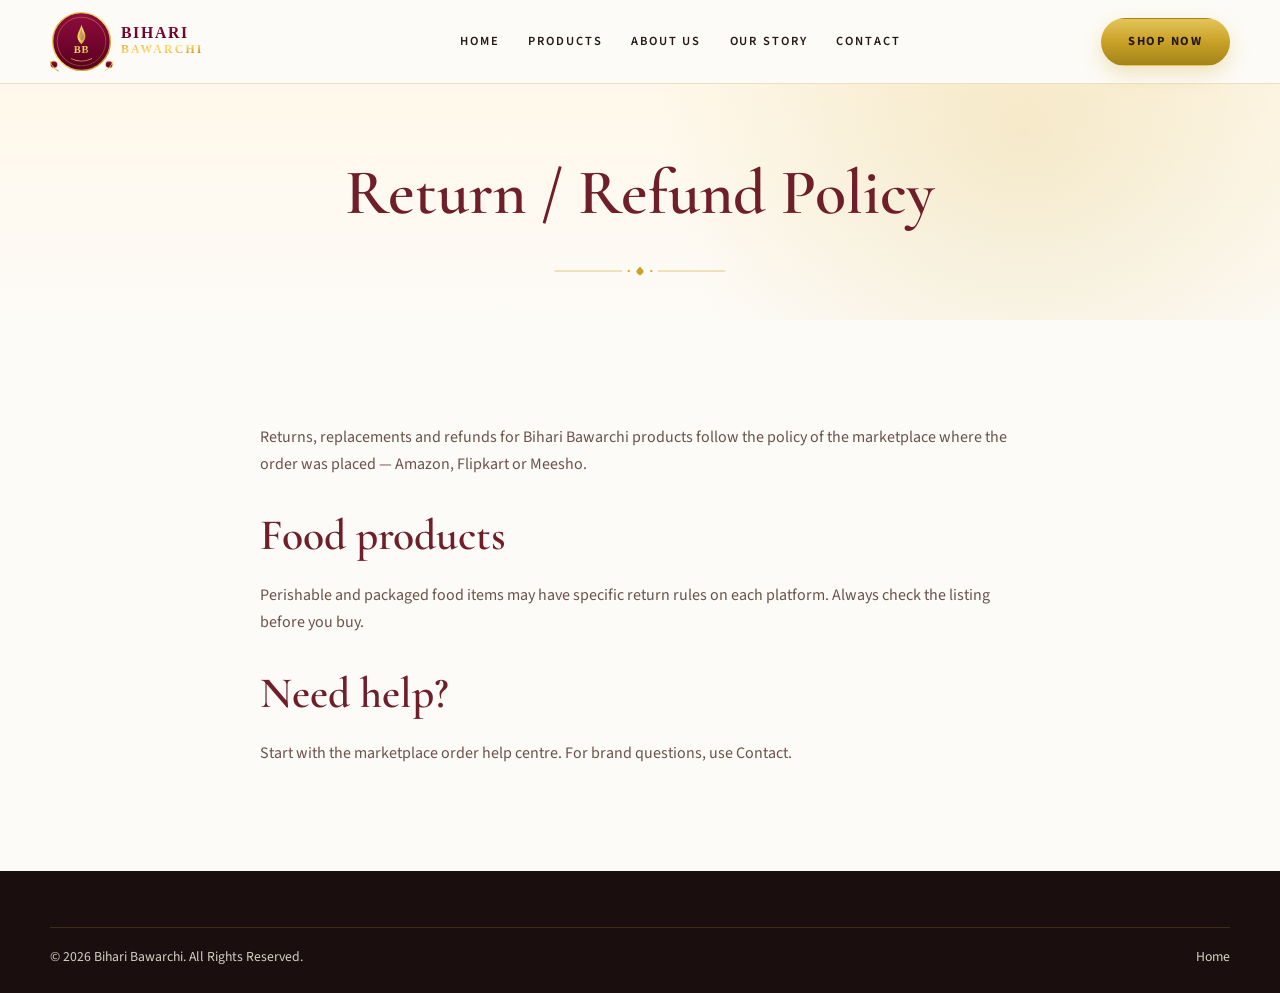
<file: refund.html>
<!DOCTYPE html>
<html lang="en">
<head>
  <meta charset="UTF-8">
  <meta name="viewport" content="width=device-width, initial-scale=1">
  <title>Return / Refund Policy | Bihari Bawarchi</title>
  <meta name="description" content="Return and refund information for Bihari Bawarchi products sold on Amazon, Flipkart and Meesho.">
  <link rel="icon" type="image/svg+xml" href="assets/favicon.svg">
  <link rel="preconnect" href="https://fonts.googleapis.com">
  <link rel="preconnect" href="https://fonts.gstatic.com" crossorigin>
  <link href="https://fonts.googleapis.com/css2?family=Cormorant+Garamond:ital,wght@0,500;0,600;0,700;1,500&family=Source+Sans+3:wght@400;600;700&display=swap" rel="stylesheet">
  <link rel="stylesheet" href="css/styles.css">
</head>
<body>
  <header class="site-header">
    <div class="container header-inner">
      <a class="brand" href="index.html"><img src="assets/logo.svg" alt="Bihari Bawarchi"></a>
      <button class="menu-toggle" aria-label="Open menu" aria-expanded="false"><span></span><span></span><span></span></button>
      <nav class="nav">
        <a href="index.html">Home</a>
        <a href="products.html">Products</a>
        <a href="about.html">About Us</a>
        <a href="story.html">Our Story</a>
        <a href="contact.html">Contact</a>
        <a class="btn btn-gold" href="products.html">Shop Now</a>
      </nav>
      <a class="btn btn-gold" href="products.html">Shop Now</a>
    </div>
  </header>
  <main id="main">
    <section class="page-hero"><div class="container"><h1>Return / Refund Policy</h1><img class="ornament" src="assets/divider.svg" alt=""></div></section>
    <section class="section section-white"><div class="container legal">
      <p>Returns, replacements and refunds for Bihari Bawarchi products follow the policy of the marketplace where the order was placed — Amazon, Flipkart or Meesho.</p>
      <h2>Food products</h2>
      <p>Perishable and packaged food items may have specific return rules on each platform. Always check the listing before you buy.</p>
      <h2>Need help?</h2>
      <p>Start with the marketplace order help centre. For brand questions, use <a href="contact.html">Contact</a>.</p>
    </div></section>
  </main>
  <footer class="site-footer">
    <div class="container footer-bottom"><span>&copy; <span data-year>2026</span> Bihari Bawarchi. All Rights Reserved.</span><a href="index.html">Home</a></div>
  </footer>
  <script src="js/main.js"></script>
</body>
</html>
</file>
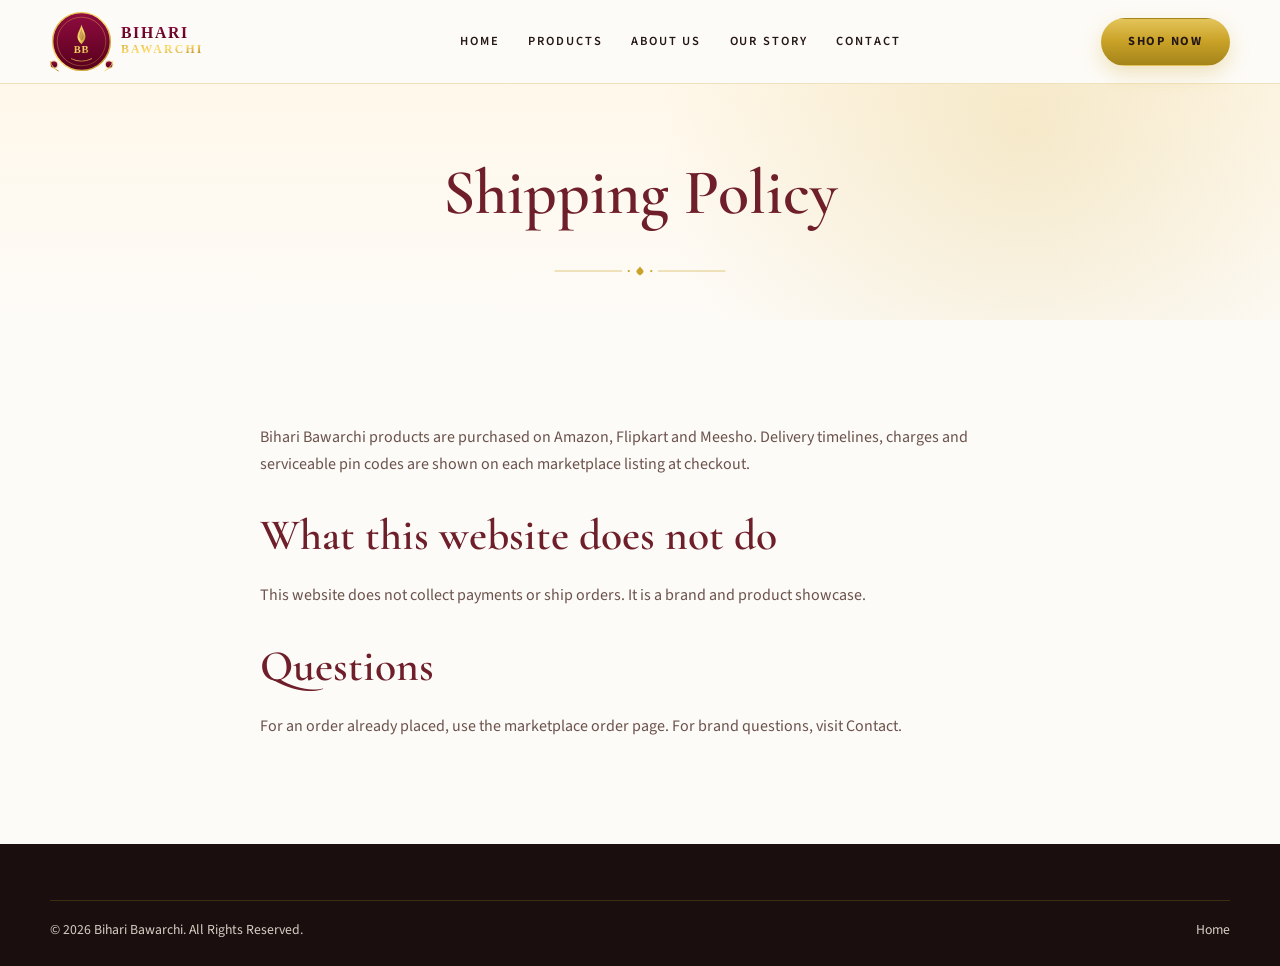
<file: shipping.html>
<!DOCTYPE html>
<html lang="en">
<head>
  <meta charset="UTF-8">
  <meta name="viewport" content="width=device-width, initial-scale=1">
  <title>Shipping Policy | Bihari Bawarchi</title>
  <meta name="description" content="Shipping information for Bihari Bawarchi products sold on Amazon, Flipkart and Meesho.">
  <link rel="icon" type="image/svg+xml" href="assets/favicon.svg">
  <link rel="preconnect" href="https://fonts.googleapis.com">
  <link rel="preconnect" href="https://fonts.gstatic.com" crossorigin>
  <link href="https://fonts.googleapis.com/css2?family=Cormorant+Garamond:ital,wght@0,500;0,600;0,700;1,500&family=Source+Sans+3:wght@400;600;700&display=swap" rel="stylesheet">
  <link rel="stylesheet" href="css/styles.css">
</head>
<body>
  <header class="site-header">
    <div class="container header-inner">
      <a class="brand" href="index.html"><img src="assets/logo.svg" alt="Bihari Bawarchi"></a>
      <button class="menu-toggle" aria-label="Open menu" aria-expanded="false"><span></span><span></span><span></span></button>
      <nav class="nav">
        <a href="index.html">Home</a>
        <a href="products.html">Products</a>
        <a href="about.html">About Us</a>
        <a href="story.html">Our Story</a>
        <a href="contact.html">Contact</a>
        <a class="btn btn-gold" href="products.html">Shop Now</a>
      </nav>
      <a class="btn btn-gold" href="products.html">Shop Now</a>
    </div>
  </header>
  <main id="main">
    <section class="page-hero"><div class="container"><h1>Shipping Policy</h1><img class="ornament" src="assets/divider.svg" alt=""></div></section>
    <section class="section section-white"><div class="container legal">
      <p>Bihari Bawarchi products are purchased on Amazon, Flipkart and Meesho. Delivery timelines, charges and serviceable pin codes are shown on each marketplace listing at checkout.</p>
      <h2>What this website does not do</h2>
      <p>This website does not collect payments or ship orders. It is a brand and product showcase.</p>
      <h2>Questions</h2>
      <p>For an order already placed, use the marketplace order page. For brand questions, visit <a href="contact.html">Contact</a>.</p>
    </div></section>
  </main>
  <footer class="site-footer">
    <div class="container footer-bottom"><span>&copy; <span data-year>2026</span> Bihari Bawarchi. All Rights Reserved.</span><a href="index.html">Home</a></div>
  </footer>
  <script src="js/main.js"></script>
</body>
</html>
</file>
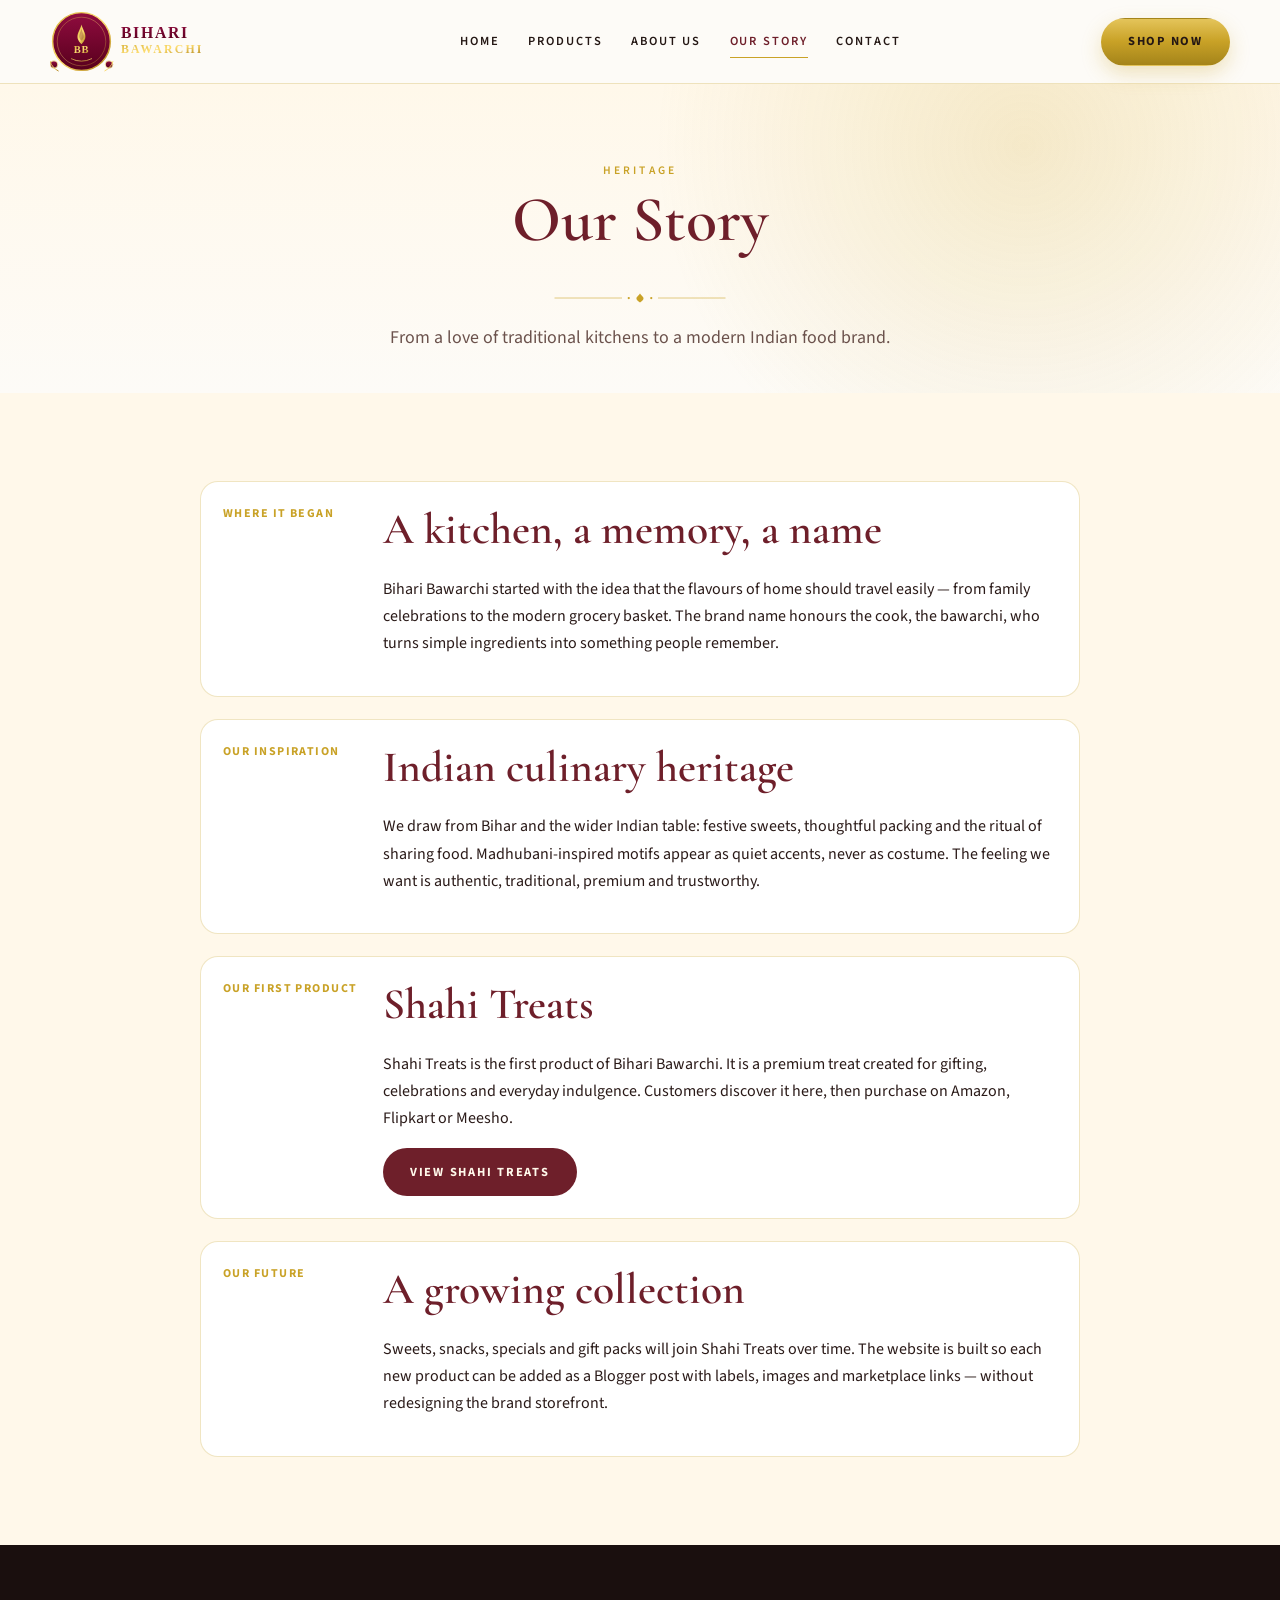
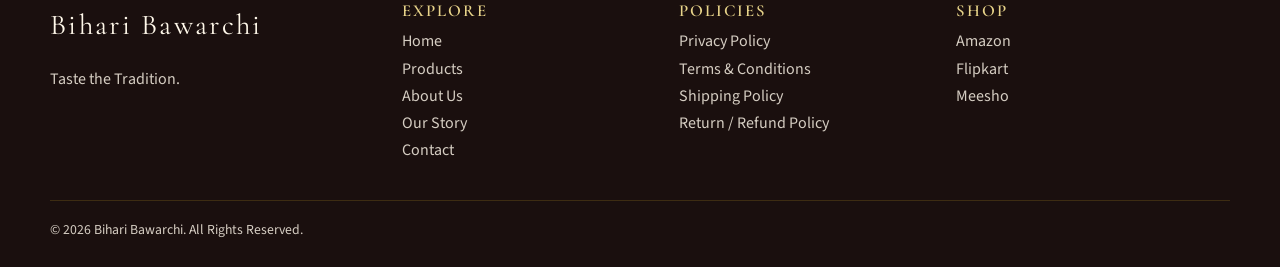
<file: story.html>
<!DOCTYPE html>
<html lang="en">
<head>
  <meta charset="UTF-8">
  <meta name="viewport" content="width=device-width, initial-scale=1">
  <title>Our Story | Bihari Bawarchi</title>
  <meta name="description" content="The story of Bihari Bawarchi — where it began, our inspiration, Shahi Treats and the future of the brand.">
  <link rel="icon" type="image/svg+xml" href="assets/favicon.svg">
  <link rel="preconnect" href="https://fonts.googleapis.com">
  <link rel="preconnect" href="https://fonts.gstatic.com" crossorigin>
  <link href="https://fonts.googleapis.com/css2?family=Cormorant+Garamond:ital,wght@0,500;0,600;0,700;1,500&family=Source+Sans+3:wght@400;600;700&display=swap" rel="stylesheet">
  <link rel="stylesheet" href="css/styles.css">
</head>
<body>
  <header class="site-header">
    <div class="container header-inner">
      <a class="brand" href="index.html"><img src="assets/logo.svg" alt="Bihari Bawarchi"></a>
      <button class="menu-toggle" aria-label="Open menu" aria-expanded="false"><span></span><span></span><span></span></button>
      <nav class="nav">
        <a href="index.html" data-page="index.html">Home</a>
        <a href="products.html" data-page="products.html">Products</a>
        <a href="about.html" data-page="about.html">About Us</a>
        <a href="story.html" data-page="story.html">Our Story</a>
        <a href="contact.html" data-page="contact.html">Contact</a>
        <a class="btn btn-gold" href="products.html">Shop Now</a>
      </nav>
      <a class="btn btn-gold" href="products.html">Shop Now</a>
    </div>
  </header>

  <main id="main">
    <section class="page-hero">
      <div class="container">
        <span class="eyebrow">Heritage</span>
        <h1>Our Story</h1>
        <img class="ornament" src="assets/divider.svg" alt="">
        <p class="lead" style="margin:16px auto 0">From a love of traditional kitchens to a modern Indian food brand.</p>
      </div>
    </section>
    <section class="section section-cream">
      <div class="container" style="max-width:880px">
        <div class="timeline">
          <article class="t-item">
            <strong>Where It Began</strong>
            <div>
              <h2>A kitchen, a memory, a name</h2>
              <p>Bihari Bawarchi started with the idea that the flavours of home should travel easily — from family celebrations to the modern grocery basket. The brand name honours the cook, the bawarchi, who turns simple ingredients into something people remember.</p>
            </div>
          </article>
          <article class="t-item">
            <strong>Our Inspiration</strong>
            <div>
              <h2>Indian culinary heritage</h2>
              <p>We draw from Bihar and the wider Indian table: festive sweets, thoughtful packing and the ritual of sharing food. Madhubani-inspired motifs appear as quiet accents, never as costume. The feeling we want is authentic, traditional, premium and trustworthy.</p>
            </div>
          </article>
          <article class="t-item">
            <strong>Our First Product</strong>
            <div>
              <h2>Shahi Treats</h2>
              <p>Shahi Treats is the first product of Bihari Bawarchi. It is a premium treat created for gifting, celebrations and everyday indulgence. Customers discover it here, then purchase on Amazon, Flipkart or Meesho.</p>
              <a class="btn btn-maroon" href="product-shahi-treats.html">View Shahi Treats</a>
            </div>
          </article>
          <article class="t-item">
            <strong>Our Future</strong>
            <div>
              <h2>A growing collection</h2>
              <p>Sweets, snacks, specials and gift packs will join Shahi Treats over time. The website is built so each new product can be added as a Blogger post with labels, images and marketplace links — without redesigning the brand storefront.</p>
            </div>
          </article>
        </div>
      </div>
    </section>
  </main>

  <footer class="site-footer">
    <div class="container footer-grid">
      <div><div class="brand-mark">Bihari Bawarchi</div><p>Taste the Tradition.</p></div>
      <div><h3>Explore</h3><ul>
        <li><a href="index.html">Home</a></li>
        <li><a href="products.html">Products</a></li>
        <li><a href="about.html">About Us</a></li>
        <li><a href="story.html">Our Story</a></li>
        <li><a href="contact.html">Contact</a></li>
      </ul></div>
      <div><h3>Policies</h3><ul>
        <li><a href="privacy.html">Privacy Policy</a></li>
        <li><a href="terms.html">Terms &amp; Conditions</a></li>
        <li><a href="shipping.html">Shipping Policy</a></li>
        <li><a href="refund.html">Return / Refund Policy</a></li>
      </ul></div>
      <div><h3>Shop</h3><ul>
        <li><a data-amazon href="#">Amazon</a></li>
        <li><a data-flipkart href="#">Flipkart</a></li>
        <li><a data-meesho href="#">Meesho</a></li>
      </ul></div>
    </div>
    <div class="container footer-bottom"><span>&copy; <span data-year>2026</span> Bihari Bawarchi. All Rights Reserved.</span></div>
  </footer>
  <script src="js/main.js"></script>
</body>
</html>
</file>
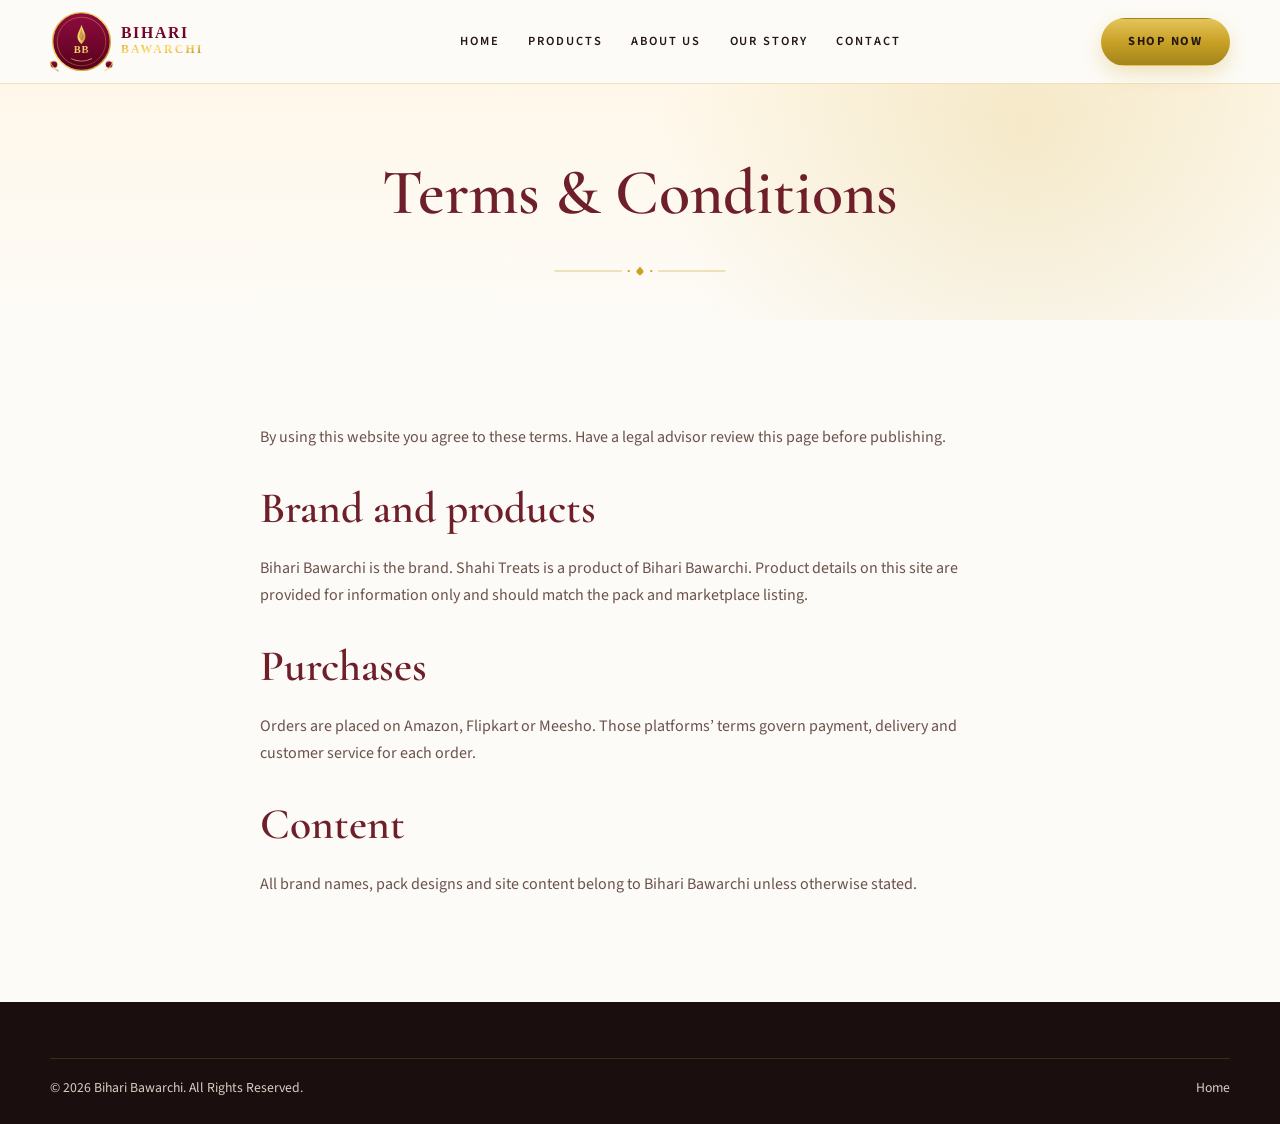
<file: terms.html>
<!DOCTYPE html>
<html lang="en">
<head>
  <meta charset="UTF-8">
  <meta name="viewport" content="width=device-width, initial-scale=1">
  <title>Terms &amp; Conditions | Bihari Bawarchi</title>
  <meta name="description" content="Terms and conditions for using the Bihari Bawarchi website.">
  <link rel="icon" type="image/svg+xml" href="assets/favicon.svg">
  <link rel="preconnect" href="https://fonts.googleapis.com">
  <link rel="preconnect" href="https://fonts.gstatic.com" crossorigin>
  <link href="https://fonts.googleapis.com/css2?family=Cormorant+Garamond:ital,wght@0,500;0,600;0,700;1,500&family=Source+Sans+3:wght@400;600;700&display=swap" rel="stylesheet">
  <link rel="stylesheet" href="css/styles.css">
</head>
<body>
  <header class="site-header">
    <div class="container header-inner">
      <a class="brand" href="index.html"><img src="assets/logo.svg" alt="Bihari Bawarchi"></a>
      <button class="menu-toggle" aria-label="Open menu" aria-expanded="false"><span></span><span></span><span></span></button>
      <nav class="nav">
        <a href="index.html">Home</a>
        <a href="products.html">Products</a>
        <a href="about.html">About Us</a>
        <a href="story.html">Our Story</a>
        <a href="contact.html">Contact</a>
        <a class="btn btn-gold" href="products.html">Shop Now</a>
      </nav>
      <a class="btn btn-gold" href="products.html">Shop Now</a>
    </div>
  </header>
  <main id="main">
    <section class="page-hero"><div class="container"><h1>Terms &amp; Conditions</h1><img class="ornament" src="assets/divider.svg" alt=""></div></section>
    <section class="section section-white"><div class="container legal">
      <p>By using this website you agree to these terms. Have a legal advisor review this page before publishing.</p>
      <h2>Brand and products</h2>
      <p>Bihari Bawarchi is the brand. Shahi Treats is a product of Bihari Bawarchi. Product details on this site are provided for information only and should match the pack and marketplace listing.</p>
      <h2>Purchases</h2>
      <p>Orders are placed on Amazon, Flipkart or Meesho. Those platforms’ terms govern payment, delivery and customer service for each order.</p>
      <h2>Content</h2>
      <p>All brand names, pack designs and site content belong to Bihari Bawarchi unless otherwise stated.</p>
    </div></section>
  </main>
  <footer class="site-footer">
    <div class="container footer-bottom"><span>&copy; <span data-year>2026</span> Bihari Bawarchi. All Rights Reserved.</span><a href="index.html">Home</a></div>
  </footer>
  <script src="js/main.js"></script>
</body>
</html>
</file>
<file: css/styles.css>
/* =========================================================
   BIHARI BAWARCHI — Premium Indian FMCG Brand Styles
   Compatible with Google Blogger (no build step required)
   ========================================================= */

/* ---------- BRAND SETTINGS ---------- */
:root {
  --maroon: #6E1F2A;
  --maroon-deep: #4E151D;
  --royal-red: #A83232;
  --gold: #C9A227;
  --gold-light: #E8D48A;
  --cream: #FFF8EA;
  --brown: #241714;
  --offwhite: #FDFBF7;
  --text: #2A1A18;
  --muted: #6B524C;
  --border: rgba(201, 162, 39, 0.28);
  --shadow: 0 18px 40px rgba(36, 23, 20, 0.12);
  --radius: 18px;
  --header-h: 84px;
  --max: 1180px;
  --font-display: "Cormorant Garamond", Georgia, "Times New Roman", serif;
  --font-body: "Source Sans 3", "Segoe UI", Arial, sans-serif;
}

*,
*::before,
*::after { box-sizing: border-box; }

html {
  scroll-behavior: smooth;
  -webkit-text-size-adjust: 100%;
}

body {
  margin: 0;
  font-family: var(--font-body);
  color: var(--text);
  background: var(--offwhite);
  line-height: 1.7;
  overflow-x: hidden;
}

img { max-width: 100%; height: auto; display: block; }
a { color: inherit; text-decoration: none; }
button, input, textarea, select { font-family: inherit; }
ul { margin: 0; padding: 0; list-style: none; }

.container {
  width: min(var(--max), calc(100% - 40px));
  margin-inline: auto;
}

.skip-link {
  position: absolute;
  left: -999px;
  top: 8px;
  background: var(--gold);
  color: var(--brown);
  padding: 8px 14px;
  z-index: 10000;
}
.skip-link:focus { left: 8px; }

/* ---------- TYPOGRAPHY ---------- */
.eyebrow {
  display: inline-block;
  letter-spacing: 0.28em;
  text-transform: uppercase;
  font-size: 0.72rem;
  color: var(--gold);
  font-weight: 600;
}

h1, h2, h3, .display {
  font-family: var(--font-display);
  font-weight: 600;
  line-height: 1.15;
  color: var(--maroon);
  margin: 0 0 0.5em;
}

h1, .h1 { font-size: clamp(2.4rem, 5vw, 4.4rem); }
h2, .h2 { font-size: clamp(1.9rem, 3.4vw, 3rem); }
h3, .h3 { font-size: clamp(1.3rem, 2vw, 1.7rem); }

.lead {
  font-size: 1.12rem;
  color: var(--muted);
  max-width: 46rem;
}

.gold-rule {
  width: 92px;
  height: 2px;
  background: linear-gradient(90deg, var(--gold), transparent);
  margin: 18px 0 22px;
  border: 0;
}

.section-head { text-align: center; margin-bottom: 48px; }
.section-head .gold-rule { margin-inline: auto; background: linear-gradient(90deg, transparent, var(--gold), transparent); width: 140px; }
.section-head p { margin: 0 auto; max-width: 640px; color: var(--muted); }

.ornament {
  display: block;
  width: 180px;
  height: 18px;
  margin: 14px auto 0;
}

/* ---------- BUTTONS ---------- */
.btn {
  display: inline-flex;
  align-items: center;
  justify-content: center;
  gap: 8px;
  min-height: 48px;
  padding: 12px 26px;
  border-radius: 999px;
  border: 1.5px solid transparent;
  letter-spacing: 0.14em;
  text-transform: uppercase;
  font-size: 0.78rem;
  font-weight: 700;
  cursor: pointer;
  transition: transform 0.25s ease, box-shadow 0.25s ease, background 0.25s ease, color 0.25s ease;
  text-align: center;
}
.btn:hover { transform: translateY(-2px); }
.btn:active { transform: translateY(0); }

.btn-gold {
  background: linear-gradient(180deg, #E4C45A, var(--gold) 48%, #A4841A);
  color: var(--brown);
  box-shadow: 0 8px 20px rgba(201, 162, 39, 0.28);
}
.btn-gold:hover { box-shadow: 0 12px 26px rgba(201, 162, 39, 0.4); }

.btn-outline {
  background: transparent;
  border-color: var(--gold);
  color: var(--cream);
}
.btn-outline:hover { background: rgba(201, 162, 39, 0.14); }

.btn-maroon {
  background: var(--maroon);
  color: var(--cream);
}
.btn-maroon:hover { background: var(--royal-red); }

.btn-ghost {
  background: transparent;
  border-color: var(--maroon);
  color: var(--maroon);
}
.btn-ghost:hover { background: var(--maroon); color: var(--cream); }

.btn-row { display: flex; flex-wrap: wrap; gap: 12px; }

/* ---------- HEADER ---------- */
.site-header {
  position: sticky;
  top: 0;
  z-index: 1000;
  height: var(--header-h);
  background: rgba(253, 251, 247, 0.92);
  backdrop-filter: blur(14px);
  border-bottom: 1px solid var(--border);
}

.header-inner {
  height: 100%;
  display: flex;
  align-items: center;
  justify-content: space-between;
  gap: 20px;
}

.brand {
  display: flex;
  align-items: center;
  gap: 10px;
  flex-shrink: 0;
}
.brand img, .brand svg { width: 210px; height: auto; }

.nav {
  display: flex;
  align-items: center;
  gap: 28px;
}
.nav a {
  font-size: 0.78rem;
  letter-spacing: 0.16em;
  text-transform: uppercase;
  font-weight: 600;
  color: var(--brown);
  position: relative;
  padding: 6px 0;
}
.nav a::after {
  content: "";
  position: absolute;
  left: 0;
  bottom: 0;
  width: 0;
  height: 1.5px;
  background: var(--gold);
  transition: width 0.25s ease;
}
.nav a:hover::after,
.nav a.active::after { width: 100%; }
.nav a.active { color: var(--maroon); }
.nav .btn { display: none; }

.menu-toggle {
  display: none;
  width: 46px;
  height: 46px;
  border: 1px solid var(--border);
  background: var(--cream);
  border-radius: 10px;
  cursor: pointer;
}
.menu-toggle span {
  display: block;
  width: 20px;
  height: 2px;
  margin: 5px auto;
  background: var(--maroon);
  transition: 0.25s;
}

/* ---------- HERO ---------- */
.hero {
  position: relative;
  min-height: calc(100vh - var(--header-h));
  display: grid;
  place-items: center;
  overflow: hidden;
  background:
    radial-gradient(ellipse at 20% 20%, rgba(168, 50, 50, 0.28), transparent 45%),
    radial-gradient(ellipse at 80% 80%, rgba(201, 162, 39, 0.16), transparent 40%),
    linear-gradient(160deg, #4E151D 0%, #6E1F2A 42%, #2A1014 100%);
  color: var(--cream);
}

.hero-motif {
  position: absolute;
  width: min(90vw, 820px);
  opacity: 0.18;
  pointer-events: none;
  right: -8%;
  top: 4%;
}

.hero-inner {
  position: relative;
  z-index: 2;
  display: grid;
  grid-template-columns: 1.05fr 0.95fr;
  gap: 40px;
  align-items: center;
  padding: 64px 0 72px;
}

.hero h1 { color: var(--cream); }
.hero .tagline-gold { color: var(--gold-light); font-style: italic; }
.hero p { color: rgba(255, 248, 234, 0.86); max-width: 36rem; }

.hero-visual {
  position: relative;
  display: grid;
  place-items: center;
}
.hero-visual img {
  width: min(100%, 460px);
  filter: drop-shadow(0 30px 40px rgba(0,0,0,0.35));
  animation: floaty 6s ease-in-out infinite;
}
.hero-glow {
  position: absolute;
  width: 70%;
  height: 70%;
  background: radial-gradient(circle, rgba(201,162,39,0.35), transparent 70%);
  filter: blur(12px);
}

@keyframes floaty {
  0%, 100% { transform: translateY(0); }
  50% { transform: translateY(-12px); }
}

/* ---------- SECTIONS ---------- */
.section { padding: 88px 0; }
.section-cream { background: var(--cream); }
.section-white { background: var(--offwhite); }
.section-maroon {
  background:
    radial-gradient(circle at 90% 10%, rgba(201,162,39,0.12), transparent 30%),
    linear-gradient(180deg, var(--maroon-deep), var(--maroon));
  color: var(--cream);
}
.section-maroon h2,
.section-maroon h3 { color: var(--cream); }
.section-maroon p { color: rgba(255,248,234,0.84); }

.intro-grid,
.story-split,
.product-showcase,
.contact-grid {
  display: grid;
  grid-template-columns: 1.1fr 0.9fr;
  gap: 48px;
  align-items: center;
}

.panel {
  background: #fff;
  border: 1px solid var(--border);
  border-radius: var(--radius);
  box-shadow: var(--shadow);
  padding: 28px;
}

.motif-frame {
  position: relative;
  border-radius: var(--radius);
  overflow: hidden;
  min-height: 360px;
  background:
    url("../assets/pattern.svg") center/240px repeat,
    linear-gradient(160deg, #6E1F2A, #241714);
  display: grid;
  place-items: center;
  border: 1px solid var(--border);
}
.motif-frame img { width: min(78%, 340px); }

/* ---------- FEATURED PRODUCT ---------- */
.badges { display: flex; flex-wrap: wrap; gap: 8px; margin: 16px 0 22px; }
.badge {
  border: 1px solid var(--gold);
  color: var(--maroon);
  background: rgba(201,162,39,0.1);
  padding: 6px 12px;
  border-radius: 999px;
  font-size: 0.72rem;
  letter-spacing: 0.12em;
  text-transform: uppercase;
  font-weight: 700;
}

.highlights { display: grid; gap: 10px; margin: 18px 0 24px; }
.highlights li {
  padding-left: 22px;
  position: relative;
  color: var(--muted);
}
.highlights li::before {
  content: "";
  position: absolute;
  left: 0;
  top: 10px;
  width: 8px;
  height: 8px;
  border-radius: 50%;
  background: var(--gold);
}

.meta-row { display: flex; gap: 18px; flex-wrap: wrap; color: var(--muted); font-size: 0.92rem; margin-bottom: 8px; }
.category-chip {
  color: var(--gold);
  letter-spacing: 0.16em;
  text-transform: uppercase;
  font-size: 0.72rem;
  font-weight: 700;
}

/* ---------- PRODUCT CARDS ---------- */
.filters {
  display: flex;
  flex-wrap: wrap;
  gap: 8px;
  justify-content: center;
  margin-bottom: 22px;
}
.filter-btn {
  border: 1px solid var(--border);
  background: #fff;
  color: var(--brown);
  min-height: 42px;
  padding: 8px 16px;
  border-radius: 999px;
  letter-spacing: 0.12em;
  text-transform: uppercase;
  font-size: 0.72rem;
  font-weight: 700;
  cursor: pointer;
}
.filter-btn.active,
.filter-btn:hover {
  background: var(--maroon);
  color: var(--cream);
  border-color: var(--maroon);
}

.search-wrap {
  max-width: 420px;
  margin: 0 auto 36px;
}
.search-wrap input {
  width: 100%;
  min-height: 48px;
  border-radius: 999px;
  border: 1px solid var(--border);
  padding: 0 18px;
  background: #fff;
  font-size: 1rem;
}

.product-grid {
  display: grid;
  grid-template-columns: repeat(4, 1fr);
  gap: 22px;
}

.product-card {
  background: #fff;
  border: 1px solid var(--border);
  border-radius: var(--radius);
  overflow: hidden;
  box-shadow: 0 10px 24px rgba(36,23,20,0.06);
  transition: transform 0.28s ease, box-shadow 0.28s ease;
  display: flex;
  flex-direction: column;
}
.product-card:hover {
  transform: translateY(-8px);
  box-shadow: var(--shadow);
}
.card-media {
  background: linear-gradient(180deg, #FFF8EA, #F3E6C8);
  height: 240px;
  display: grid;
  place-items: center;
  overflow: hidden;
}
.card-media img {
  width: 72%;
  transition: transform 0.4s ease;
}
.product-card:hover .card-media img { transform: scale(1.08); }
.card-body { padding: 18px 18px 22px; display: flex; flex-direction: column; gap: 8px; flex: 1; }
.card-body h3 { margin: 0; }
.card-body p { margin: 0; color: var(--muted); font-size: 0.94rem; flex: 1; }
.price { font-weight: 700; color: var(--maroon); }
.card-actions { display: grid; grid-template-columns: 1fr 1fr; gap: 8px; margin-top: 8px; }
.card-actions .btn { min-height: 44px; padding: 10px 8px; font-size: 0.68rem; }

.empty-state {
  grid-column: 1 / -1;
  text-align: center;
  color: var(--muted);
  padding: 30px;
  display: none;
}

/* ---------- WHY / FEATURES ---------- */
.feature-grid {
  display: grid;
  grid-template-columns: repeat(4, 1fr);
  gap: 18px;
}
.feature-card {
  background: rgba(255,248,234,0.06);
  border: 1px solid rgba(201,162,39,0.28);
  border-radius: var(--radius);
  padding: 26px 22px;
  min-height: 220px;
}
.feature-icon {
  width: 46px;
  height: 46px;
  border-radius: 50%;
  border: 1px solid var(--gold);
  display: grid;
  place-items: center;
  color: var(--gold);
  margin-bottom: 16px;
  font-family: var(--font-display);
  font-size: 1.3rem;
}

/* ---------- STORY / ABOUT ---------- */
.timeline {
  display: grid;
  gap: 22px;
}
.t-item {
  display: grid;
  grid-template-columns: 140px 1fr;
  gap: 20px;
  background: #fff;
  border: 1px solid var(--border);
  border-radius: var(--radius);
  padding: 22px;
}
.t-item strong { color: var(--gold); letter-spacing: 0.12em; text-transform: uppercase; font-size: 0.75rem; }

.values {
  display: grid;
  grid-template-columns: repeat(3, 1fr);
  gap: 16px;
  margin-top: 28px;
}
.value-card {
  background: var(--cream);
  border: 1px solid var(--border);
  border-radius: 14px;
  padding: 18px;
}

/* ---------- REVIEWS ---------- */
.review-grid {
  display: grid;
  grid-template-columns: repeat(3, 1fr);
  gap: 18px;
}
.review-card {
  background: #fff;
  border: 1px dashed var(--gold);
  border-radius: var(--radius);
  padding: 24px;
  min-height: 210px;
}
.stars { color: var(--gold); letter-spacing: 2px; margin-bottom: 10px; }
.review-card p { color: var(--muted); font-style: italic; }
.review-card .who { margin-top: 16px; font-size: 0.85rem; color: var(--maroon); font-weight: 700; font-style: normal; }

/* ---------- SOCIAL ---------- */
.social-row {
  display: flex;
  flex-wrap: wrap;
  justify-content: center;
  gap: 12px;
}
.social-btn {
  min-width: 160px;
  border: 1px solid var(--gold);
  color: var(--cream);
  background: transparent;
  border-radius: 999px;
  min-height: 48px;
  display: inline-flex;
  align-items: center;
  justify-content: center;
  letter-spacing: 0.12em;
  text-transform: uppercase;
  font-size: 0.75rem;
  font-weight: 700;
}
.social-btn:hover { background: rgba(201,162,39,0.16); }

/* ---------- CONTACT ---------- */
.contact-card h3 { margin-top: 0; }
.contact-list { display: grid; gap: 10px; margin: 16px 0 24px; color: var(--muted); }
.form {
  display: grid;
  gap: 12px;
}
.form input,
.form textarea {
  width: 100%;
  border: 1px solid var(--border);
  background: #fff;
  border-radius: 12px;
  padding: 12px 14px;
  font-size: 1rem;
}
.form textarea { min-height: 130px; resize: vertical; }

/* ---------- PRODUCT DETAIL ---------- */
.detail-grid {
  display: grid;
  grid-template-columns: 0.9fr 1.1fr;
  gap: 40px;
  align-items: start;
}
.spec-table {
  width: 100%;
  border-collapse: collapse;
  margin: 18px 0 24px;
}
.spec-table th,
.spec-table td {
  text-align: left;
  padding: 12px 10px;
  border-bottom: 1px solid var(--border);
  vertical-align: top;
}
.spec-table th {
  width: 38%;
  color: var(--maroon);
  font-weight: 700;
  letter-spacing: 0.04em;
}
.buy-box {
  background: var(--cream);
  border: 1px solid var(--border);
  border-radius: var(--radius);
  padding: 22px;
}
.buy-box .btn { width: 100%; margin-bottom: 10px; }
.buy-note { font-size: 0.88rem; color: var(--muted); }

/* ---------- FOOTER ---------- */
.site-footer {
  background: #1A0F0E;
  color: rgba(255,248,234,0.82);
  padding: 56px 0 24px;
}
.footer-grid {
  display: grid;
  grid-template-columns: 1.3fr 1fr 1fr 1.1fr;
  gap: 28px;
  margin-bottom: 36px;
}
.site-footer h3 {
  color: var(--gold-light);
  font-size: 1.05rem;
  letter-spacing: 0.12em;
  text-transform: uppercase;
}
.site-footer a:hover { color: var(--gold); }
.site-footer .brand-mark {
  font-family: var(--font-display);
  font-size: 1.8rem;
  color: var(--cream);
  letter-spacing: 0.08em;
}
.footer-bottom {
  border-top: 1px solid rgba(201,162,39,0.2);
  padding-top: 18px;
  display: flex;
  justify-content: space-between;
  gap: 12px;
  flex-wrap: wrap;
  font-size: 0.86rem;
}

.page-hero {
  padding: 72px 0 40px;
  background:
    radial-gradient(circle at 80% 20%, rgba(201,162,39,0.18), transparent 35%),
    linear-gradient(180deg, #FFF8EA, #FDFBF7);
  text-align: center;
}

.legal { max-width: 760px; margin: 0 auto; }
.legal h2 { margin-top: 32px; }
.legal p, .legal li { color: var(--muted); }
.legal ul { padding-left: 18px; list-style: disc; display: grid; gap: 8px; }

/* ---------- ANIMATIONS ---------- */
.reveal {
  opacity: 0;
  transform: translateY(18px);
  animation: fadeup 0.8s ease forwards;
}
.reveal-delay-1 { animation-delay: 0.12s; }
.reveal-delay-2 { animation-delay: 0.24s; }
.reveal-delay-3 { animation-delay: 0.36s; }

@keyframes fadeup {
  to { opacity: 1; transform: none; }
}

/* ---------- RESPONSIVE ---------- */
@media (max-width: 1100px) {
  .product-grid { grid-template-columns: repeat(3, 1fr); }
  .feature-grid { grid-template-columns: repeat(2, 1fr); }
  .footer-grid { grid-template-columns: 1fr 1fr; }
}

@media (max-width: 900px) {
  .hero-inner,
  .intro-grid,
  .story-split,
  .product-showcase,
  .contact-grid,
  .detail-grid { grid-template-columns: 1fr; }
  .hero { min-height: auto; }
  .hero-inner { padding: 48px 0; }
  .nav { display: none; }
  .nav.open {
    display: flex;
    flex-direction: column;
    position: absolute;
    top: var(--header-h);
    left: 0;
    right: 0;
    background: #FDFBF7;
    padding: 18px 20px 24px;
    border-bottom: 1px solid var(--border);
    gap: 16px;
  }
  .menu-toggle { display: inline-block; }
  .header-inner .btn { display: none; }
  .nav.open .btn { display: inline-flex; width: 100%; }
  .product-grid,
  .review-grid,
  .values { grid-template-columns: 1fr 1fr; }
  .t-item { grid-template-columns: 1fr; }
}

@media (max-width: 640px) {
  .container { width: min(var(--max), calc(100% - 28px)); }
  .section { padding: 64px 0; }
  .product-grid,
  .review-grid,
  .values,
  .feature-grid,
  .footer-grid,
  .card-actions { grid-template-columns: 1fr; }
  .brand img, .brand svg { width: 168px; }
  .btn { width: 100%; }
  .btn-row { width: 100%; }
}

@media (max-width: 390px) {
  h1, .h1 { font-size: 2.1rem; }
}

/* ---------- BLOGGER COMPATIBILITY ---------- */
#navbar-iframe,
.skip-navigation,
body#layout { }
.post-body,
.page-body { overflow-wrap: anywhere; }
.post-body img,
.page-body img { max-width: 100%; height: auto; }
#b-navbar,
.widget-item-control { display: none !important; }
.blog-pager { display: flex; justify-content: space-between; gap: 12px; padding: 24px 0; }
.blog-pager a { color: var(--maroon); font-weight: 700; letter-spacing: 0.08em; text-transform: uppercase; font-size: 0.78rem; }
.bb-product .btn { margin-bottom: 10px; }
.label-list { display: flex; flex-wrap: wrap; gap: 8px; margin: 12px 0 24px; }
.label-list a {
  border: 1px solid var(--border);
  padding: 6px 12px;
  border-radius: 999px;
  font-size: 0.72rem;
  letter-spacing: 0.12em;
  text-transform: uppercase;
}
</file>
